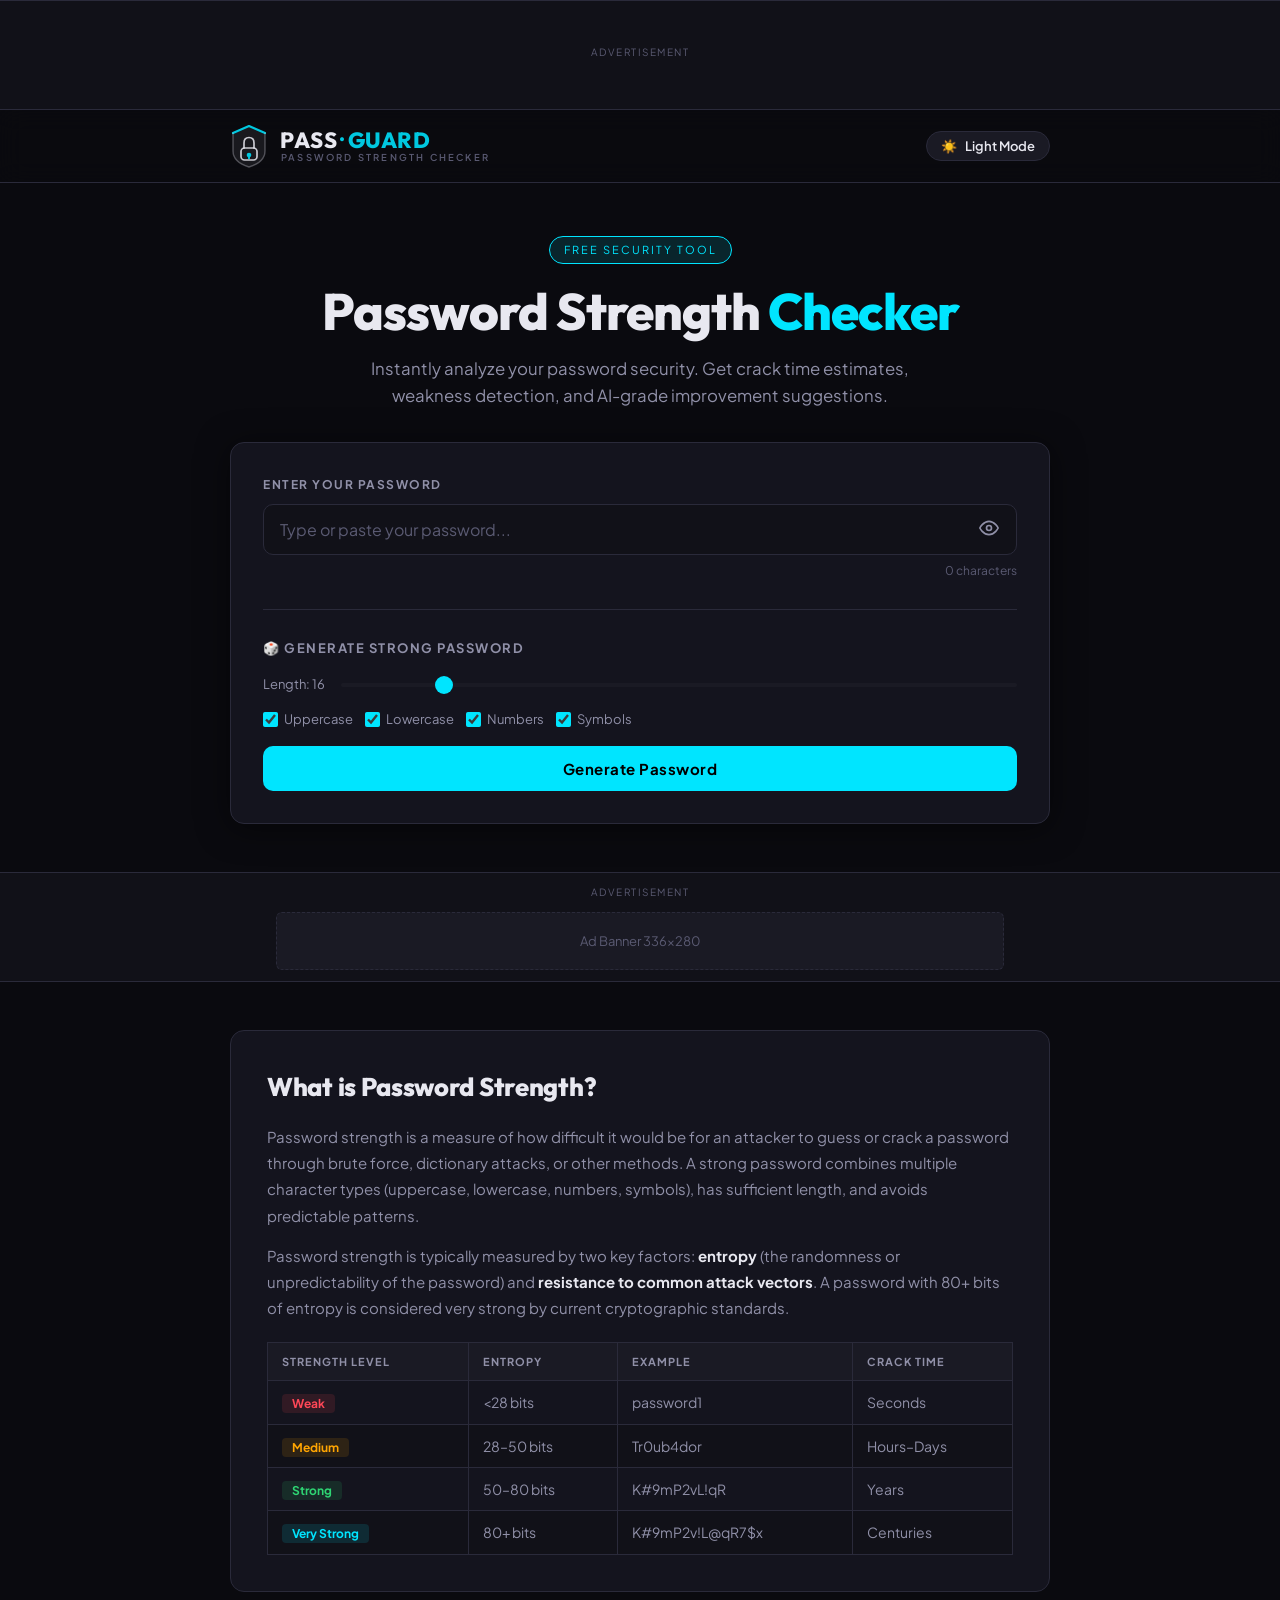
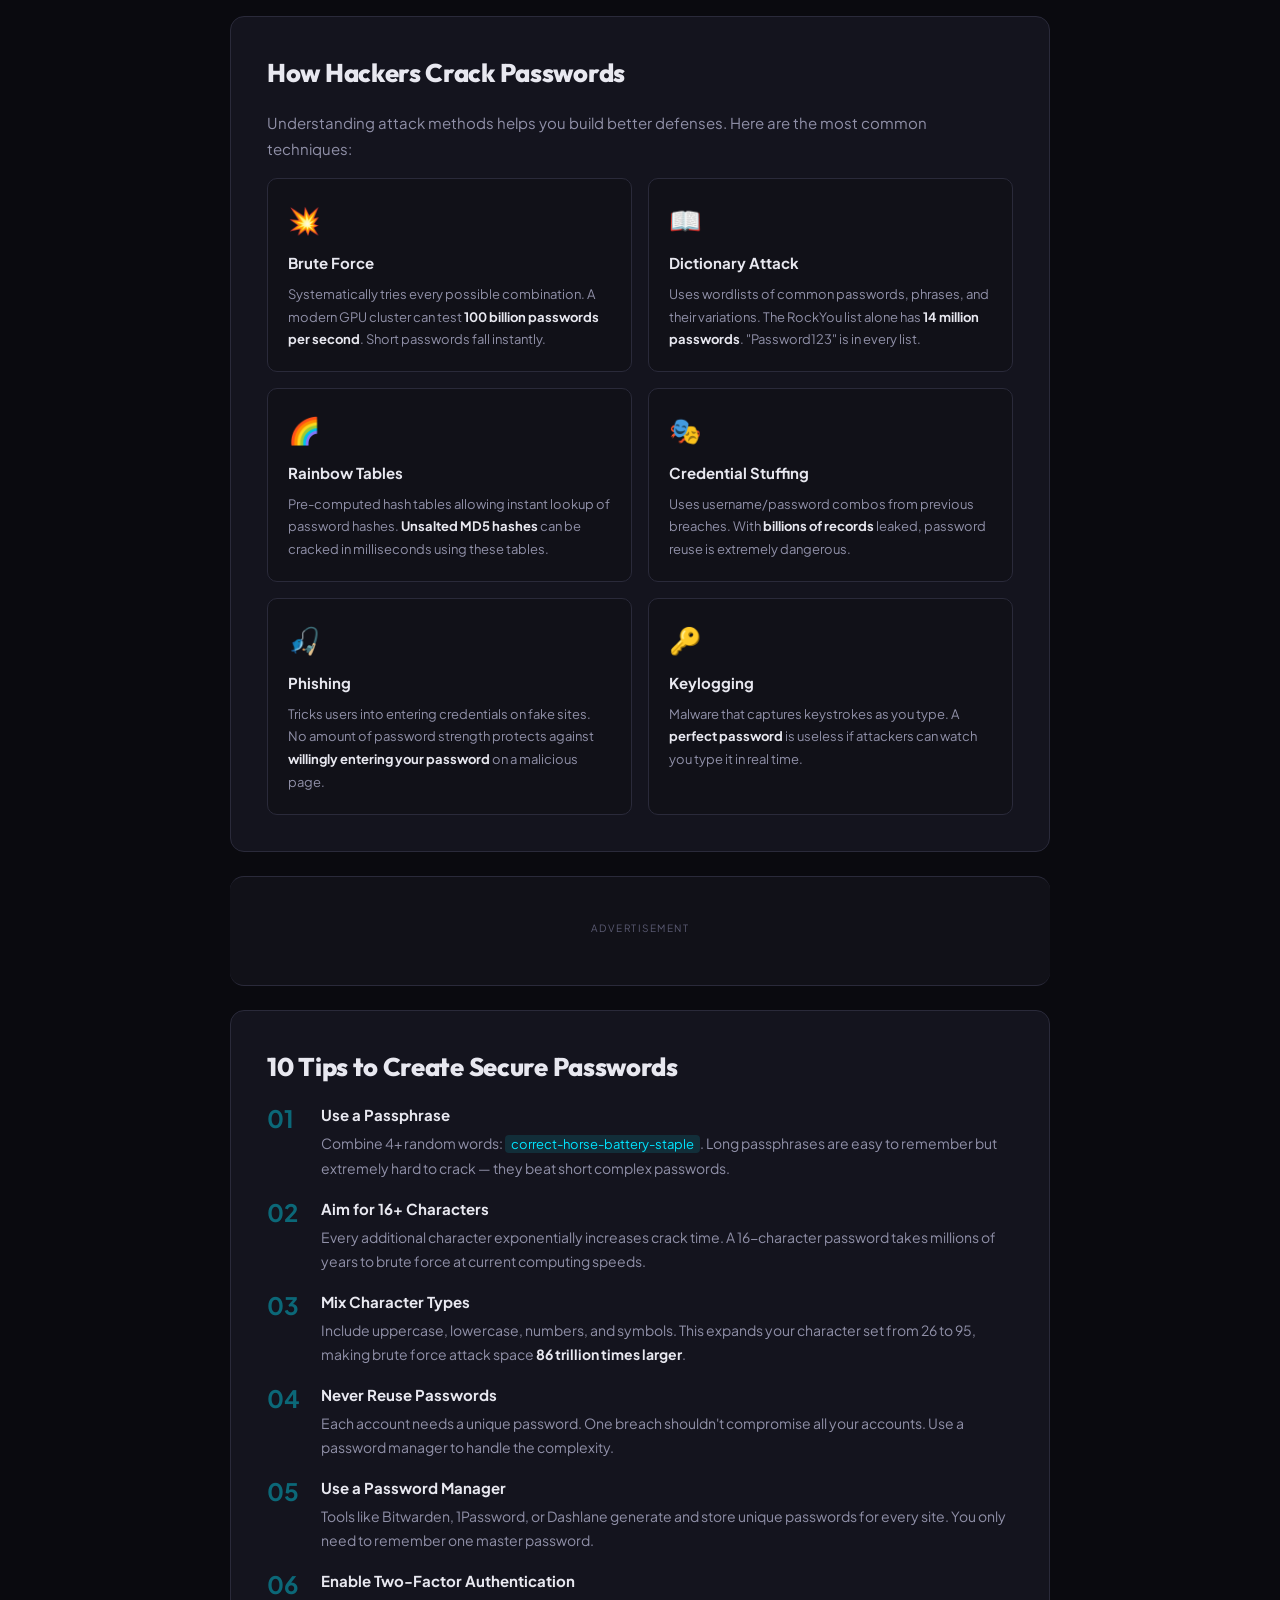
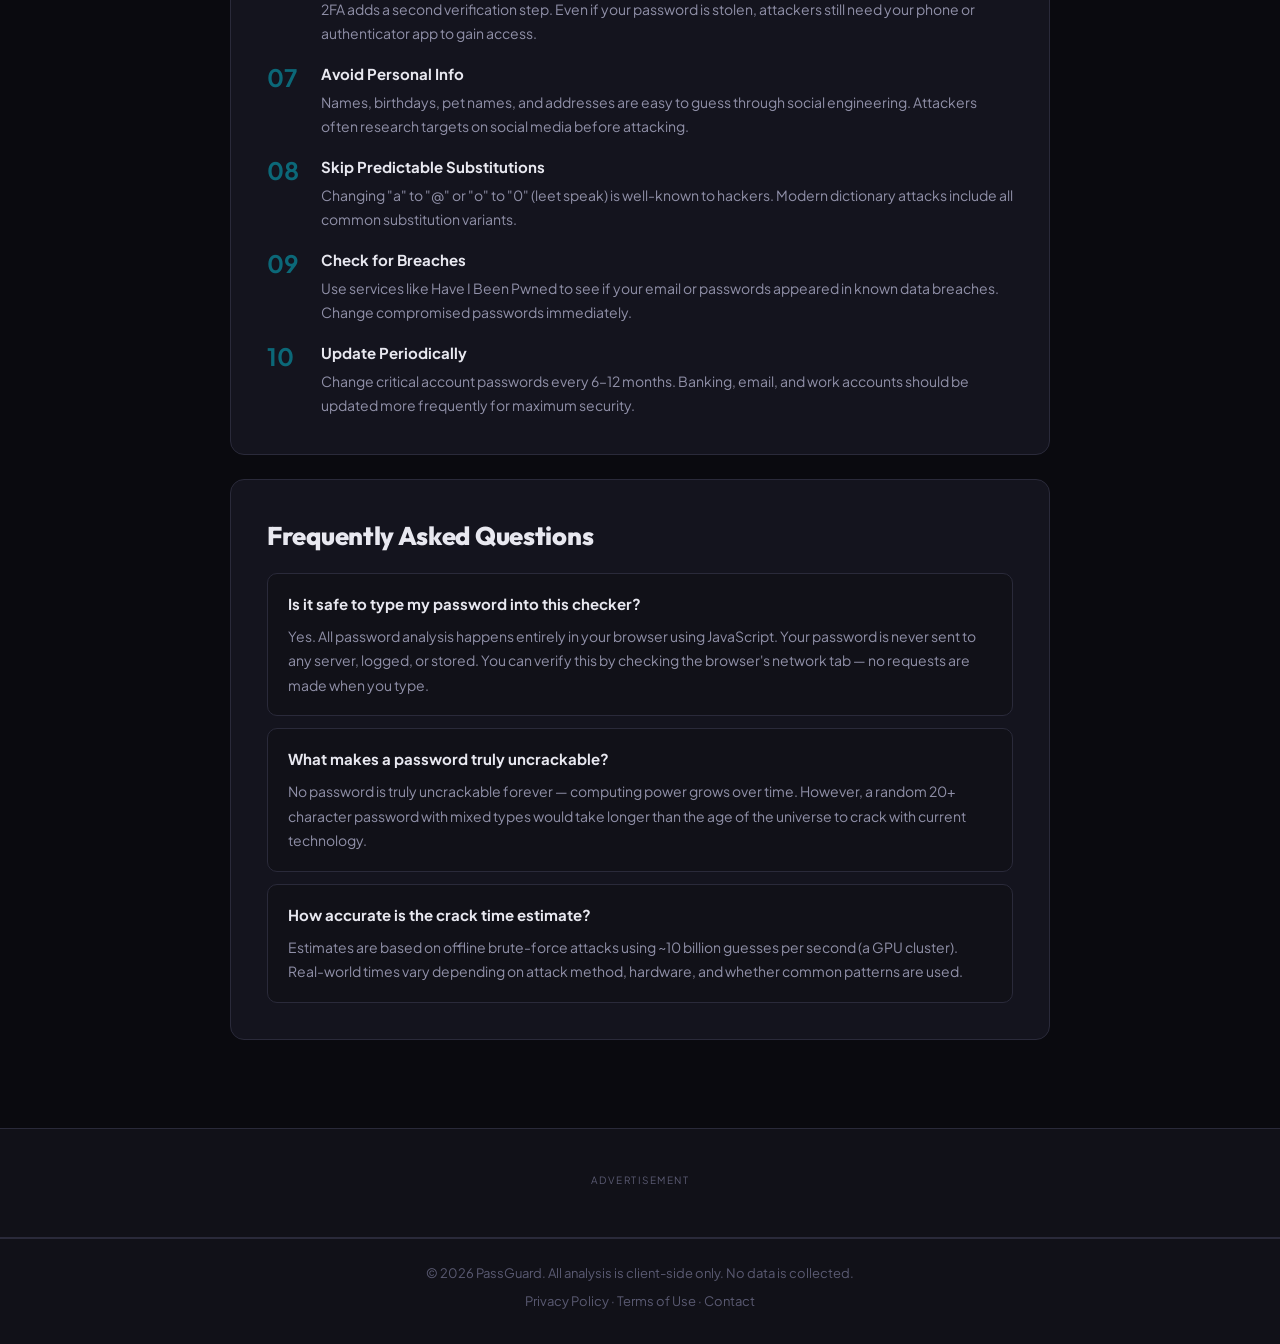
<file: index.html>
<!DOCTYPE html>
<html lang="en">
<head>
  <meta charset="UTF-8" />
  <meta name="google-site-verification" content="ntvbUlKTJMvFw1OZaQ4Kbu1ai5J3iYThsoyCLdTrKzo" />
  <meta name="viewport" content="width=device-width, initial-scale=1.0" />

  <title>Password Strength Checker – Test & Improve Your Password Security</title>

  <meta name="description" content="Check your password strength instantly. Get real-time security analysis, crack time estimates, and smart suggestions to create stronger, safer passwords." />
  <meta name="keywords" content="password strength checker, password security, strong password, password tester, check password strength, password generator" />
  <meta name="robots" content="index, follow" />

  <link rel="canonical" href="https://securepasswordchecker.netlify.app/" />

  <!-- Open Graph -->
  <meta property="og:title" content="Password Strength Checker – Free Online Tool" />
  <meta property="og:description" content="Test your password strength instantly. Real-time analysis, crack time, and improvement suggestions." />
  <meta property="og:type" content="website" />
  <meta property="og:url" content="https://securepasswordchecker.netlify.app/" />

  <!-- Twitter -->
  <meta name="twitter:card" content="summary_large_image" />
  <meta name="twitter:title" content="Password Strength Checker" />
  <meta name="twitter:description" content="Test your password strength instantly with real-time analysis." />

  <!-- Structured Data -->
  <script type="application/ld+json">
  {
    "@context": "https://schema.org",
    "@type": "WebApplication",
    "name": "Password Strength Checker",
    "description": "Free online tool to check password strength and estimate crack time.",
    "applicationCategory": "SecurityApplication",
    "operatingSystem": "All",
    "offers": { "@type": "Offer", "price": "0" }
  }
  </script>

  <!-- Google AdSense -->
  <script async src="https://pagead2.googlesyndication.com/pagead/js/adsbygoogle.js?client=ca-pub-1514402783581748"
  crossorigin="anonymous"></script>

  <link rel="preconnect" href="https://fonts.googleapis.com" />
  <link rel="preconnect" href="https://fonts.gstatic.com" crossorigin />

  <link href="https://fonts.googleapis.com/css2?family=Outfit:wght@400;600;700;800&family=Plus+Jakarta+Sans:wght@400;500;600;700&display=swap" rel="stylesheet" />

  <link rel="icon" type="image/svg+xml" href="favicon.svg" />
  <link rel="stylesheet" href="style.css" />

</head>
<body data-theme="dark">

  <!-- ═══════════════════════════════════════════
       TOP BANNER AD
  ═══════════════════════════════════════════ -->
  <div class="ad-container ad-top">
    <div class="ad-label">Advertisement</div>
    <!-- Replace with your actual AdSense ad unit code -->
    <ins class="adsbygoogle"
         style="display:block"
         data-ad-client="ca-pub-1514402783581748"
         data-ad-slot="XXXXXXXXXX"
         data-ad-format="auto"
         data-full-width-responsive="true"></ins>
    <script>(adsbygoogle = window.adsbygoogle || []).push({});</script>
    <!-- PLACEHOLDER (remove when AdSense is live) -->
  </div>

  <!-- ═══════════════════════════════════════════
       HEADER
  ═══════════════════════════════════════════ -->
  <header class="site-header">
    <div class="container header-inner">
      <div class="logo" role="banner">
        <svg class="logo-icon-svg" width="38" height="44" viewBox="0 0 38 44" fill="none" xmlns="http://www.w3.org/2000/svg" aria-hidden="true">
          <path d="M3 9 L19 2 L35 9 L35 27 Q35 38 19 43 Q3 38 3 27 Z" fill="currentColor" opacity="0.07"/>
          <path d="M3 9 L19 2 L35 9" stroke="#00c8e0" stroke-width="2.2" stroke-linecap="round" stroke-linejoin="round"/>
          <path d="M3 9 L3 27 Q3 38 19 43 Q35 38 35 27 L35 9" stroke="currentColor" stroke-width="1.4" stroke-linecap="round" opacity="0.3"/>
          <rect x="11" y="24" width="16" height="12" rx="3.5" stroke="currentColor" stroke-width="1.7" stroke-linecap="round" fill="none" opacity="0.85"/>
          <path d="M14 24 L14 19 Q14 13.5 19 13.5 Q24 13.5 24 19 L24 24" stroke="currentColor" stroke-width="1.7" stroke-linecap="round" fill="none" opacity="0.85"/>
          <circle cx="19" cy="31" r="2.3" fill="#00c8e0"/>
          <rect x="18" y="32.5" width="2" height="2.8" rx="1" fill="#00c8e0"/>
        </svg>
        <div class="logo-text-block">
          <div class="logo-wordmark">
            <span class="logo-pass">PASS</span><span class="logo-dot">&#183;</span><span class="logo-guard">GUARD</span>
          </div>
          <div class="logo-tagline">Password Strength Checker</div>
        </div>
      </div>
      <button class="theme-toggle" id="themeToggle" aria-label="Toggle dark/light mode">
        <span class="toggle-icon" id="toggleIcon">☀️</span>
        <span class="toggle-label" id="toggleLabel">Light Mode</span>
      </button>
    </div>
  </header>

  <!-- ═══════════════════════════════════════════
       HERO
  ═══════════════════════════════════════════ -->
  <section class="hero">
    <div class="container">
      <div class="hero-badge">Free Security Tool</div>
      <h1 class="hero-title">Password Strength <span class="accent">Checker</span></h1>
      <p class="hero-subtitle">Instantly analyze your password security. Get crack time estimates, weakness detection, and AI-grade improvement suggestions.</p>
    </div>
  </section>

  <!-- ═══════════════════════════════════════════
       MAIN TOOL
  ═══════════════════════════════════════════ -->
  <main class="main-content">
    <div class="container">
      <div class="tool-card">

        <!-- Password Input -->
        <div class="input-group">
          <label for="passwordInput" class="input-label">Enter Your Password</label>
          <div class="input-wrapper">
            <input
              type="password"
              id="passwordInput"
              class="password-input"
              placeholder="Type or paste your password..."
              autocomplete="new-password"
              spellcheck="false"
            />
            <button class="icon-btn" id="toggleVisibility" aria-label="Show/hide password">
              <svg id="eyeIcon" xmlns="http://www.w3.org/2000/svg" width="20" height="20" viewBox="0 0 24 24" fill="none" stroke="currentColor" stroke-width="2" stroke-linecap="round" stroke-linejoin="round"><path d="M1 12s4-8 11-8 11 8 11 8-4 8-11 8-11-8-11-8z"></path><circle cx="12" cy="12" r="3"></circle></svg>
            </button>
          </div>
          <div class="char-count" id="charCount">0 characters</div>
        </div>

        <!-- Strength Meter -->
        <div class="strength-section" id="strengthSection" style="display:none">
          <div class="meter-header">
            <span class="meter-label">Password Strength</span>
            <span class="strength-badge" id="strengthBadge">—</span>
          </div>
          <div class="meter-bar">
            <div class="meter-fill" id="meterFill"></div>
          </div>

          <!-- Stats Grid -->
          <div class="stats-grid">
            <div class="stat-card">
              <div class="stat-icon">⏱️</div>
              <div class="stat-info">
                <div class="stat-label">Est. Crack Time</div>
                <div class="stat-value" id="crackTime">—</div>
              </div>
            </div>
            <div class="stat-card">
              <div class="stat-icon">🎯</div>
              <div class="stat-info">
                <div class="stat-label">Entropy</div>
                <div class="stat-value" id="entropy">—</div>
              </div>
            </div>
            <div class="stat-card">
              <div class="stat-icon">🔣</div>
              <div class="stat-info">
                <div class="stat-label">Character Set</div>
                <div class="stat-value" id="charSet">—</div>
              </div>
            </div>
            <div class="stat-card">
              <div class="stat-icon">🛡️</div>
              <div class="stat-info">
                <div class="stat-label">Score</div>
                <div class="stat-value" id="scoreDisplay">—</div>
              </div>
            </div>
          </div>

          <!-- Issues -->
          <div class="issues-section" id="issuesSection" style="display:none">
            <h3 class="section-title">⚠️ Issues Detected</h3>
            <ul class="issues-list" id="issuesList"></ul>
          </div>

          <!-- Suggestions -->
          <div class="suggestions-section" id="suggestionsSection" style="display:none">
            <h3 class="section-title">💡 How to Improve</h3>
            <ul class="suggestions-list" id="suggestionsList"></ul>
          </div>

          <!-- Checklist -->
          <div class="checklist-section">
            <h3 class="section-title">Security Checklist</h3>
            <div class="checklist" id="checklist">
              <div class="check-item" id="check-length"><span class="check-icon">○</span> At least 12 characters</div>
              <div class="check-item" id="check-upper"><span class="check-icon">○</span> Uppercase letters (A–Z)</div>
              <div class="check-item" id="check-lower"><span class="check-icon">○</span> Lowercase letters (a–z)</div>
              <div class="check-item" id="check-number"><span class="check-icon">○</span> Numbers (0–9)</div>
              <div class="check-item" id="check-special"><span class="check-icon">○</span> Special characters (!@#$...)</div>
              <div class="check-item" id="check-common"><span class="check-icon">○</span> Not a common password</div>
              <div class="check-item" id="check-repeat"><span class="check-icon">○</span> No repeated patterns</div>
            </div>
          </div>
        </div>

        <!-- Generator -->
        <div class="generator-section">
          <div class="generator-header">
            <h3 class="section-title" style="margin:0">🎲 Generate Strong Password</h3>
          </div>
          <div class="generator-options">
            <div class="option-row">
              <label class="option-label">Length: <span id="lengthVal">16</span></label>
              <input type="range" id="lengthSlider" min="8" max="64" value="16" class="slider" />
            </div>
            <div class="option-checkboxes">
              <label class="checkbox-label"><input type="checkbox" id="inclUpper" checked /> Uppercase</label>
              <label class="checkbox-label"><input type="checkbox" id="inclLower" checked /> Lowercase</label>
              <label class="checkbox-label"><input type="checkbox" id="inclNumbers" checked /> Numbers</label>
              <label class="checkbox-label"><input type="checkbox" id="inclSymbols" checked /> Symbols</label>
            </div>
          </div>
          <div class="generated-output" id="generatedOutput" style="display:none">
            <code class="generated-password" id="generatedPassword"></code>
            <div class="gen-actions">
              <button class="btn btn-ghost" id="copyBtn">📋 Copy</button>
              <button class="btn btn-ghost" id="useBtn">→ Test This</button>
            </div>
          </div>
          <button class="btn btn-primary" id="generateBtn">Generate Password</button>
        </div>

        <!-- Copy toast -->
        <div class="toast" id="toast">✅ Copied to clipboard!</div>
      </div>
    </div>
  </main>

  <!-- ═══════════════════════════════════════════
       MID-CONTENT AD
  ═══════════════════════════════════════════ -->
  <div class="ad-container ad-mid">
    <div class="ad-label">Advertisement</div>
    <ins class="adsbygoogle"
         style="display:block"
         data-ad-client="ca-pub-1514402783581748"
         data-ad-slot="XXXXXXXXXX"
         data-ad-format="auto"
         data-full-width-responsive="true"></ins>
    <script>(adsbygoogle = window.adsbygoogle || []).push({});</script>
    <div class="ad-placeholder">Ad Banner 336×280</div>
  </div>

  <!-- ═══════════════════════════════════════════
       SEO CONTENT SECTION
  ═══════════════════════════════════════════ -->
  <section class="seo-content">
    <div class="container">

      <article class="content-card">
        <h2>What is Password Strength?</h2>
        <p>Password strength is a measure of how difficult it would be for an attacker to guess or crack a password through brute force, dictionary attacks, or other methods. A strong password combines multiple character types (uppercase, lowercase, numbers, symbols), has sufficient length, and avoids predictable patterns.</p>
        <p>Password strength is typically measured by two key factors: <strong>entropy</strong> (the randomness or unpredictability of the password) and <strong>resistance to common attack vectors</strong>. A password with 80+ bits of entropy is considered very strong by current cryptographic standards.</p>
        <div class="strength-table">
          <table>
            <thead><tr><th>Strength Level</th><th>Entropy</th><th>Example</th><th>Crack Time</th></tr></thead>
            <tbody>
              <tr><td><span class="badge weak">Weak</span></td><td>&lt;28 bits</td><td>password1</td><td>Seconds</td></tr>
              <tr><td><span class="badge medium">Medium</span></td><td>28–50 bits</td><td>Tr0ub4dor</td><td>Hours–Days</td></tr>
              <tr><td><span class="badge strong">Strong</span></td><td>50–80 bits</td><td>K#9mP2vL!qR</td><td>Years</td></tr>
              <tr><td><span class="badge vstrong">Very Strong</span></td><td>80+ bits</td><td>K#9mP2v!L@qR7$x</td><td>Centuries</td></tr>
            </tbody>
          </table>
        </div>
      </article>

      <article class="content-card">
        <h2>How Hackers Crack Passwords</h2>
        <p>Understanding attack methods helps you build better defenses. Here are the most common techniques:</p>
        <div class="attack-grid">
          <div class="attack-card">
            <div class="attack-icon">💥</div>
            <h3>Brute Force</h3>
            <p>Systematically tries every possible combination. A modern GPU cluster can test <strong>100 billion passwords per second</strong>. Short passwords fall instantly.</p>
          </div>
          <div class="attack-card">
            <div class="attack-icon">📖</div>
            <h3>Dictionary Attack</h3>
            <p>Uses wordlists of common passwords, phrases, and their variations. The RockYou list alone has <strong>14 million passwords</strong>. "Password123" is in every list.</p>
          </div>
          <div class="attack-card">
            <div class="attack-icon">🌈</div>
            <h3>Rainbow Tables</h3>
            <p>Pre-computed hash tables allowing instant lookup of password hashes. <strong>Unsalted MD5 hashes</strong> can be cracked in milliseconds using these tables.</p>
          </div>
          <div class="attack-card">
            <div class="attack-icon">🎭</div>
            <h3>Credential Stuffing</h3>
            <p>Uses username/password combos from previous breaches. With <strong>billions of records</strong> leaked, password reuse is extremely dangerous.</p>
          </div>
          <div class="attack-card">
            <div class="attack-icon">🎣</div>
            <h3>Phishing</h3>
            <p>Tricks users into entering credentials on fake sites. No amount of password strength protects against <strong>willingly entering your password</strong> on a malicious page.</p>
          </div>
          <div class="attack-card">
            <div class="attack-icon">🔑</div>
            <h3>Keylogging</h3>
            <p>Malware that captures keystrokes as you type. A <strong>perfect password</strong> is useless if attackers can watch you type it in real time.</p>
          </div>
        </div>
      </article>

      <!-- AD between sections -->
      <div class="ad-container ad-inline">
        <div class="ad-label">Advertisement</div>
        <ins class="adsbygoogle"
             style="display:block"
             data-ad-client="ca-pub-1514402783581748"
             data-ad-slot="XXXXXXXXXX"
             data-ad-format="auto"
             data-full-width-responsive="true"></ins>
        <script>(adsbygoogle = window.adsbygoogle || []).push({});</script>
      </div>

      <article class="content-card">
        <h2>10 Tips to Create Secure Passwords</h2>
        <div class="tips-list">
          <div class="tip-item">
            <span class="tip-num">01</span>
            <div class="tip-body">
              <h3>Use a Passphrase</h3>
              <p>Combine 4+ random words: <code>correct-horse-battery-staple</code>. Long passphrases are easy to remember but extremely hard to crack — they beat short complex passwords.</p>
            </div>
          </div>
          <div class="tip-item">
            <span class="tip-num">02</span>
            <div class="tip-body">
              <h3>Aim for 16+ Characters</h3>
              <p>Every additional character exponentially increases crack time. A 16-character password takes millions of years to brute force at current computing speeds.</p>
            </div>
          </div>
          <div class="tip-item">
            <span class="tip-num">03</span>
            <div class="tip-body">
              <h3>Mix Character Types</h3>
              <p>Include uppercase, lowercase, numbers, and symbols. This expands your character set from 26 to 95, making brute force attack space <strong>86 trillion times larger</strong>.</p>
            </div>
          </div>
          <div class="tip-item">
            <span class="tip-num">04</span>
            <div class="tip-body">
              <h3>Never Reuse Passwords</h3>
              <p>Each account needs a unique password. One breach shouldn't compromise all your accounts. Use a password manager to handle the complexity.</p>
            </div>
          </div>
          <div class="tip-item">
            <span class="tip-num">05</span>
            <div class="tip-body">
              <h3>Use a Password Manager</h3>
              <p>Tools like Bitwarden, 1Password, or Dashlane generate and store unique passwords for every site. You only need to remember one master password.</p>
            </div>
          </div>
          <div class="tip-item">
            <span class="tip-num">06</span>
            <div class="tip-body">
              <h3>Enable Two-Factor Authentication</h3>
              <p>2FA adds a second verification step. Even if your password is stolen, attackers still need your phone or authenticator app to gain access.</p>
            </div>
          </div>
          <div class="tip-item">
            <span class="tip-num">07</span>
            <div class="tip-body">
              <h3>Avoid Personal Info</h3>
              <p>Names, birthdays, pet names, and addresses are easy to guess through social engineering. Attackers often research targets on social media before attacking.</p>
            </div>
          </div>
          <div class="tip-item">
            <span class="tip-num">08</span>
            <div class="tip-body">
              <h3>Skip Predictable Substitutions</h3>
              <p>Changing "a" to "@" or "o" to "0" (leet speak) is well-known to hackers. Modern dictionary attacks include all common substitution variants.</p>
            </div>
          </div>
          <div class="tip-item">
            <span class="tip-num">09</span>
            <div class="tip-body">
              <h3>Check for Breaches</h3>
              <p>Use services like Have I Been Pwned to see if your email or passwords appeared in known data breaches. Change compromised passwords immediately.</p>
            </div>
          </div>
          <div class="tip-item">
            <span class="tip-num">10</span>
            <div class="tip-body">
              <h3>Update Periodically</h3>
              <p>Change critical account passwords every 6–12 months. Banking, email, and work accounts should be updated more frequently for maximum security.</p>
            </div>
          </div>
        </div>
      </article>

      <!-- FAQ for SEO -->
      <article class="content-card">
        <h2>Frequently Asked Questions</h2>
        <div class="faq-list" itemscope itemtype="https://schema.org/FAQPage">
          <div class="faq-item" itemscope itemprop="mainEntity" itemtype="https://schema.org/Question">
            <h3 itemprop="name">Is it safe to type my password into this checker?</h3>
            <div itemscope itemprop="acceptedAnswer" itemtype="https://schema.org/Answer">
              <p itemprop="text">Yes. All password analysis happens entirely in your browser using JavaScript. Your password is never sent to any server, logged, or stored. You can verify this by checking the browser's network tab — no requests are made when you type.</p>
            </div>
          </div>
          <div class="faq-item" itemscope itemprop="mainEntity" itemtype="https://schema.org/Question">
            <h3 itemprop="name">What makes a password truly uncrackable?</h3>
            <div itemscope itemprop="acceptedAnswer" itemtype="https://schema.org/Answer">
              <p itemprop="text">No password is truly uncrackable forever — computing power grows over time. However, a random 20+ character password with mixed types would take longer than the age of the universe to crack with current technology.</p>
            </div>
          </div>
          <div class="faq-item" itemscope itemprop="mainEntity" itemtype="https://schema.org/Question">
            <h3 itemprop="name">How accurate is the crack time estimate?</h3>
            <div itemscope itemprop="acceptedAnswer" itemtype="https://schema.org/Answer">
              <p itemprop="text">Estimates are based on offline brute-force attacks using ~10 billion guesses per second (a GPU cluster). Real-world times vary depending on attack method, hardware, and whether common patterns are used.</p>
            </div>
          </div>
        </div>
      </article>

    </div>
  </section>

  <!-- ═══════════════════════════════════════════
       BOTTOM BANNER AD
  ═══════════════════════════════════════════ -->
  <div class="ad-container ad-bottom">
    <div class="ad-label">Advertisement</div>
    <ins class="adsbygoogle"
         style="display:block"
         data-ad-client="ca-pub-1514402783581748"
         data-ad-slot="XXXXXXXXXX"
         data-ad-format="auto"
         data-full-width-responsive="true"></ins>
    <script>(adsbygoogle = window.adsbygoogle || []).push({});</script>
  </div>

  <!-- FOOTER -->
  <footer class="site-footer">
    <div class="container footer-inner">
      <p>© <span id="year"></span> PassGuard. All analysis is client-side only. No data is collected.</p>
      <p class="footer-links">
        <a href="privacy.html">Privacy Policy</a> ·
        <a href="terms.html">Terms of Use</a> ·
        <a href="contact.html">Contact</a>
      </p>
    </div>
  </footer>

  <script src="app.js"></script>
</body>
</html>
</file>
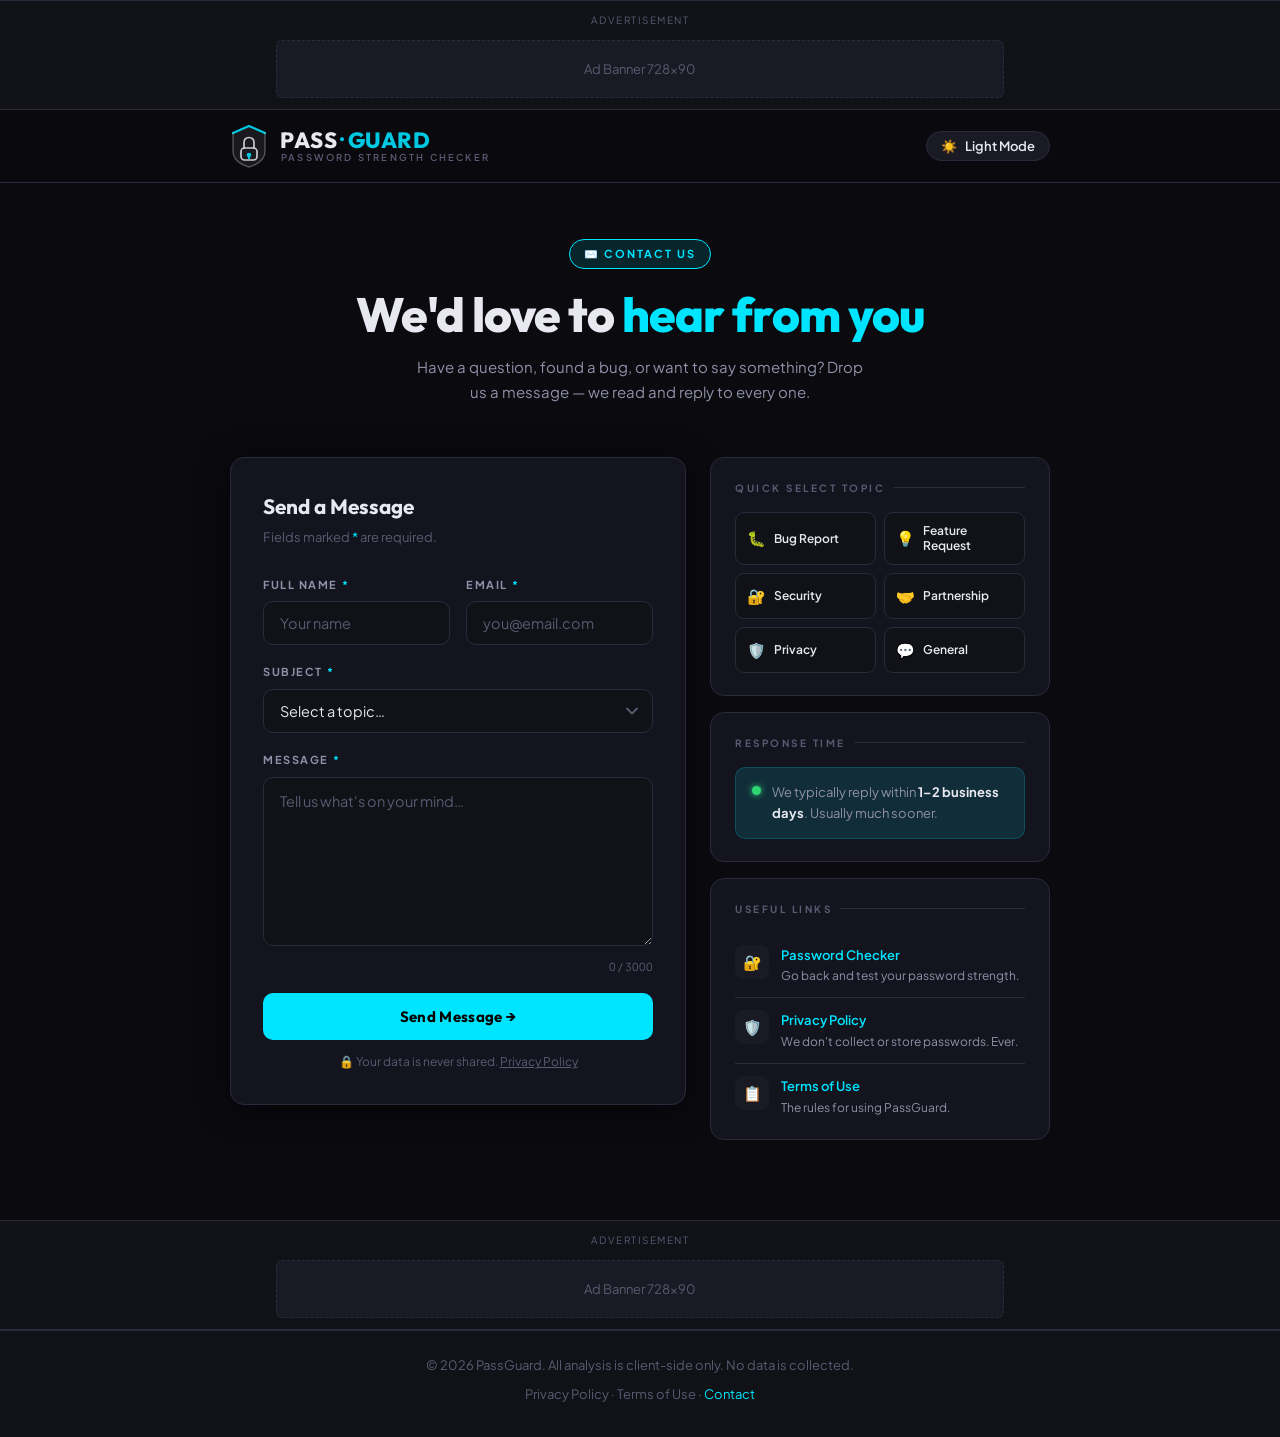
<file: contact.html>
<!DOCTYPE html>
<html lang="en">
<head>
  <meta charset="UTF-8" />
  <meta name="viewport" content="width=device-width, initial-scale=1.0" />
  <title>Contact Us – PassGuard</title>
  <meta name="description" content="Get in touch with the PassGuard team. Report bugs, suggest features, ask about security, or just say hello." />
  <meta name="robots" content="index, follow" />
  <link rel="canonical" href="https://yoursite.com/contact.html" />

  <script async src="https://www.googletagmanager.com/gtag/js?id=G-XXXXXXXX"></script>
  <script>
    window.dataLayer = window.dataLayer || [];
    function gtag(){dataLayer.push(arguments);}
    gtag('js', new Date()); gtag('config', 'G-XXXXXXXX');
  </script>
  <script async src="https://pagead2.googlesyndication.com/pagead/js/adsbygoogle.js?client=ca-pub-XXXXXXXX" crossorigin="anonymous"></script>

  <link rel="preconnect" href="https://fonts.googleapis.com" />
  <link rel="preconnect" href="https://fonts.gstatic.com" crossorigin />
  <link href="https://fonts.googleapis.com/css2?family=Outfit:wght@400;600;700;800&family=Plus+Jakarta+Sans:wght@400;500;600;700&display=swap" rel="stylesheet" />
  <link rel="icon" type="image/svg+xml" href="favicon.svg" />
  <link rel="stylesheet" href="style.css" />

  <style>
    /* PAGE */
    .contact-page { padding: 56px 0 80px; }

    .page-header { text-align: center; margin-bottom: 52px; }
    .page-tag {
      display: inline-flex; align-items: center; gap: 7px;
      background: var(--accent-dim); border: 1px solid var(--accent);
      color: var(--accent); font-size: 11px; font-weight: 700;
      letter-spacing: 2px; text-transform: uppercase;
      padding: 5px 14px; border-radius: 50px; margin-bottom: 18px;
    }
    .page-title {
      font-family: var(--font-display); font-size: clamp(2rem, 5vw, 3rem);
      font-weight: 800; letter-spacing: -1px; color: var(--text);
      margin-bottom: 12px; line-height: 1.15;
    }
    .page-title .hi { color: var(--accent); }
    .page-desc { font-size: 15px; color: var(--text-2); max-width: 460px; margin: 0 auto; line-height: 1.7; }

    /* GRID */
    .contact-grid {
      display: grid; grid-template-columns: 1fr 340px;
      gap: 24px; align-items: start;
    }

    /* FORM CARD */
    .form-card {
      background: var(--card); border: 1px solid var(--card-border);
      border-radius: var(--radius); box-shadow: var(--shadow); overflow: hidden;
    }
    .form-card-inner { padding: 32px; }

    .fc-title { font-family: var(--font-display); font-size: 1.3rem; font-weight: 700; color: var(--text); margin-bottom: 4px; }
    .fc-sub   { font-size: 13px; color: var(--text-3); margin-bottom: 28px; }
    .fc-sub span { color: var(--accent); }

    /* Status banners */
    .s-banner {
      display: none; border-radius: 10px; padding: 14px 18px;
      margin-bottom: 22px; gap: 12px; align-items: flex-start;
      font-size: 14px; line-height: 1.55;
      animation: bdown .25s ease;
    }
    .s-banner.on { display: flex; }
    .s-banner.err { background: var(--weak-bg); border: 1px solid rgba(255,71,87,.3); }
    .s-banner.ok  { background: var(--strong-bg); border: 1px solid rgba(46,213,115,.3); }
    .s-ico { font-size: 20px; flex-shrink: 0; }
    .s-txt strong { display: block; font-size: 15px; font-weight: 700; margin-bottom: 2px; color: var(--text); }
    .s-txt em { color: var(--text-2); font-style: normal; }
    @keyframes bdown { from { opacity:0; transform:translateY(-6px); } to { opacity:1; transform:translateY(0); } }

    /* Form rows and groups */
    .two-col { display: grid; grid-template-columns: 1fr 1fr; gap: 16px; }
    .fg { margin-bottom: 18px; }
    .fl {
      display: flex; align-items: center; gap: 4px;
      font-size: 11px; font-weight: 700; text-transform: uppercase;
      letter-spacing: 1.5px; color: var(--text-2); margin-bottom: 8px;
    }
    .fl .r { color: var(--accent); }

    .fi, .fs, .ft {
      width: 100%; background: var(--bg-2);
      border: 1.5px solid var(--card-border); border-radius: 10px;
      padding: 12px 16px; font-family: var(--font-main);
      font-size: 14.5px; color: var(--text); outline: none;
      transition: border-color .18s, box-shadow .18s;
      -webkit-appearance: none; appearance: none;
    }
    .fi::placeholder, .ft::placeholder { color: var(--text-3); }
    .fi:focus, .fs:focus, .ft:focus {
      border-color: var(--accent); box-shadow: 0 0 0 3px var(--accent-dim);
    }
    .fi.bad, .fs.bad, .ft.bad {
      border-color: var(--weak); box-shadow: 0 0 0 3px rgba(255,71,87,.1);
    }
    .fi.good, .ft.good { border-color: var(--strong); }

    .fs {
      cursor: pointer; padding-right: 42px;
      background-image: url("data:image/svg+xml,%3Csvg xmlns='http://www.w3.org/2000/svg' width='12' height='8' fill='none'%3E%3Cpath d='M1 1.5l5 5 5-5' stroke='%235a5a72' stroke-width='1.8' stroke-linecap='round' stroke-linejoin='round'/%3E%3C/svg%3E");
      background-repeat: no-repeat; background-position: right 14px center;
    }
    .fs option { background: var(--card); color: var(--text); }

    .ft { resize: vertical; min-height: 148px; line-height: 1.65; }

    .fe { display: none; font-size: 12px; color: var(--weak); margin-top: 5px; padding-left: 2px; }
    .fe.on { display: block; }

    .ctr { display: flex; justify-content: flex-end; margin-top: 5px; }
    .cc { font-size: 11px; color: var(--text-3); font-variant-numeric: tabular-nums; }
    .cc.warn { color: var(--medium); }

    /* Submit button */
    .btn-send {
      width: 100%; padding: 14px; font-size: 15px;
      font-family: var(--font-display); font-weight: 700; letter-spacing: .3px;
      background: var(--accent); color: #000; border: none;
      border-radius: 10px; cursor: pointer;
      display: flex; align-items: center; justify-content: center; gap: 10px;
      transition: opacity .2s, transform .15s; margin-top: 8px;
    }
    .btn-send:hover:not(:disabled) { opacity: .88; transform: translateY(-1px); }
    .btn-send:disabled { opacity: .55; cursor: not-allowed; transform: none; }
    .spin {
      display: none; width: 17px; height: 17px;
      border: 2.5px solid rgba(0,0,0,.2); border-top-color: #000;
      border-radius: 50%; animation: rot .7s linear infinite;
    }
    .btn-send.busy .spin { display: block; }
    @keyframes rot { to { transform: rotate(360deg); } }

    .pnote {
      text-align: center; font-size: 12px; color: var(--text-3);
      margin-top: 12px;
    }
    .pnote a { color: var(--text-3); text-decoration: underline; }
    .pnote a:hover { color: var(--accent); }

    /* Success overlay */
    .success-pane {
      display: none; padding: 56px 32px;
      text-align: center; animation: bdown .35s ease;
    }
    .success-pane.on { display: block; }
    .s-circle {
      width: 76px; height: 76px; background: var(--strong-bg);
      border: 1px solid rgba(46,213,115,.35); border-radius: 50%;
      display: flex; align-items: center; justify-content: center;
      font-size: 34px; margin: 0 auto 20px;
    }
    .success-pane h3 {
      font-family: var(--font-display); font-size: 1.45rem;
      font-weight: 700; color: var(--text); margin-bottom: 10px;
    }
    .success-pane p { font-size: 14px; color: var(--text-2); line-height: 1.75; max-width: 320px; margin: 0 auto 24px; }
    .success-pane .detail { font-size: 13px; color: var(--text-3); margin-bottom: 24px !important; }
    .btn-home {
      display: inline-flex; align-items: center; gap: 8px;
      background: var(--bg-3); border: 1px solid var(--card-border);
      border-radius: 8px; padding: 10px 22px; font-size: 13px;
      font-weight: 600; color: var(--text); text-decoration: none;
      transition: border-color .2s, color .2s;
    }
    .btn-home:hover { border-color: var(--accent); color: var(--accent); }

    /* SIDEBAR */
    .sidebar { display: flex; flex-direction: column; gap: 16px; }
    .sc {
      background: var(--card); border: 1px solid var(--card-border);
      border-radius: var(--radius); padding: 22px 24px;
    }
    .sc-title {
      font-size: 10px; font-weight: 700; text-transform: uppercase;
      letter-spacing: 2.5px; color: var(--text-3); margin-bottom: 16px;
      display: flex; align-items: center; gap: 8px;
    }
    .sc-title::after { content:''; flex:1; height:1px; background: var(--card-border); }

    /* Topic chips */
    .chip-grid { display: grid; grid-template-columns: 1fr 1fr; gap: 8px; }
    .chip {
      background: var(--bg-2); border: 1.5px solid var(--card-border);
      border-radius: 9px; padding: 10px 11px; cursor: pointer;
      transition: border-color .15s, background .15s;
      display: flex; align-items: center; gap: 8px;
    }
    .chip:hover  { border-color: var(--accent); background: var(--accent-dim); }
    .chip.active { border-color: var(--accent); background: var(--accent-dim); }
    .chip i  { font-size: 15px; flex-shrink: 0; font-style: normal; }
    .chip span { font-size: 12px; font-weight: 600; color: var(--text); line-height: 1.3; }

    /* Response time */
    .rt {
      display: flex; align-items: flex-start; gap: 11px;
      background: var(--accent-dim); border: 1px solid rgba(0,229,255,.18);
      border-radius: 10px; padding: 14px 16px;
    }
    .rt-dot {
      width: 9px; height: 9px; background: var(--strong);
      border-radius: 50%; flex-shrink: 0; margin-top: 4px;
      box-shadow: 0 0 6px var(--strong);
      animation: pulse 2s ease-in-out infinite;
    }
    @keyframes pulse { 0%,100%{opacity:1} 50%{opacity:.35} }
    .rt p { font-size: 13px; color: var(--text-2); line-height: 1.6; margin: 0; }
    .rt p strong { color: var(--text); }

    /* Info rows */
    .ir {
      display: flex; gap: 12px; align-items: flex-start;
      padding: 12px 0; border-bottom: 1px solid var(--card-border);
    }
    .ir:first-child { padding-top: 0; }
    .ir:last-child  { border-bottom: none; padding-bottom: 0; }
    .ir-icon {
      width: 34px; height: 34px; background: var(--bg-3);
      border-radius: 8px; display: flex; align-items: center;
      justify-content: center; font-size: 15px; flex-shrink: 0;
    }
    .ir h4 { font-size: 13px; font-weight: 600; color: var(--text); margin-bottom: 2px; }
    .ir p  { font-size: 12px; color: var(--text-2); line-height: 1.5; }
    .ir a  { color: var(--accent); text-decoration: none; }
    .ir a:hover { text-decoration: underline; }

    /* RESPONSIVE */
    @media (max-width: 720px) {
      .contact-grid { grid-template-columns: 1fr; }
      .two-col { grid-template-columns: 1fr; }
      .form-card-inner { padding: 22px 18px; }
    }
  </style>
</head>
<body data-theme="dark">

  <!-- TOP AD -->
  <div class="ad-container ad-top">
    <div class="ad-label">Advertisement</div>
    <ins class="adsbygoogle" style="display:block" data-ad-client="ca-pub-XXXXXXXX" data-ad-slot="XXXXXXXXXX" data-ad-format="auto" data-full-width-responsive="true"></ins>
    <script>(adsbygoogle = window.adsbygoogle || []).push({});</script>
    <div class="ad-placeholder">Ad Banner 728×90</div>
  </div>

  <!-- HEADER -->
  <header class="site-header">
    <div class="container header-inner">
      <a href="index.html" class="logo" aria-label="PassGuard home">
        <svg class="logo-icon-svg" width="38" height="44" viewBox="0 0 38 44" fill="none" xmlns="http://www.w3.org/2000/svg" aria-hidden="true">
          <path d="M3 9 L19 2 L35 9 L35 27 Q35 38 19 43 Q3 38 3 27 Z" fill="currentColor" opacity="0.07"/>
          <path d="M3 9 L19 2 L35 9" stroke="#00c8e0" stroke-width="2.2" stroke-linecap="round" stroke-linejoin="round"/>
          <path d="M3 9 L3 27 Q3 38 19 43 Q35 38 35 27 L35 9" stroke="currentColor" stroke-width="1.4" stroke-linecap="round" opacity="0.3"/>
          <rect x="11" y="24" width="16" height="12" rx="3.5" stroke="currentColor" stroke-width="1.7" stroke-linecap="round" fill="none" opacity="0.85"/>
          <path d="M14 24 L14 19 Q14 13.5 19 13.5 Q24 13.5 24 19 L24 24" stroke="currentColor" stroke-width="1.7" stroke-linecap="round" fill="none" opacity="0.85"/>
          <circle cx="19" cy="31" r="2.3" fill="#00c8e0"/>
          <rect x="18" y="32.5" width="2" height="2.8" rx="1" fill="#00c8e0"/>
        </svg>
        <div class="logo-text-block">
          <div class="logo-wordmark">
            <span class="logo-pass">PASS</span><span class="logo-dot">·</span><span class="logo-guard">GUARD</span>
          </div>
          <div class="logo-tagline">Password Strength Checker</div>
        </div>
      </a>
      <button class="theme-toggle" id="themeToggle" aria-label="Toggle theme">
        <span class="toggle-icon" id="toggleIcon">☀️</span>
        <span class="toggle-label" id="toggleLabel">Light Mode</span>
      </button>
    </div>
  </header>

  <!-- MAIN -->
  <main class="contact-page">
    <div class="container">

      <!-- HEADER -->
      <div class="page-header">
        <div class="page-tag">✉️ Contact Us</div>
        <h1 class="page-title">We'd love to <span class="hi">hear from you</span></h1>
        <p class="page-desc">Have a question, found a bug, or want to say something? Drop us a message — we read and reply to every one.</p>
      </div>

      <!-- MAIN GRID -->
      <div class="contact-grid">

        <!-- ── FORM ── -->
        <div class="form-card">
          <div id="formWrap">
            <div class="form-card-inner">
              <h2 class="fc-title">Send a Message</h2>
              <p class="fc-sub">Fields marked <span>*</span> are required.</p>

              <!-- Error banner -->
              <div class="s-banner err" id="errBanner" role="alert" aria-live="polite">
                <span class="s-ico">⚠️</span>
                <div class="s-txt">
                  <strong>Almost there!</strong>
                  <em id="errMsg">Just a few things need attention below.</em>
                </div>
              </div>

              <form id="theForm" action="https://api.web3forms.com/submit" method="POST" novalidate autocomplete="on">
                <input type="text" name="_gotcha" style="display:none" tabindex="-1" autocomplete="off" />
                <!-- Web3Forms access key — fetched on page load and stored here -->
                <input type="hidden" name="access_key" id="w3fKey" value="" />
                <input type="hidden" name="subject" id="hiddenSubject" value="New PassGuard Contact Message" />
                <input type="hidden" name="from_name" value="PassGuard Contact Form" />
                <input type="hidden" name="redirect" value="false" />

                <!-- Name + Email -->
                <div class="two-col">
                  <div class="fg">
                    <label class="fl" for="fname">Full Name <span class="r">*</span></label>
                    <input class="fi" type="text" id="fname" name="name" placeholder="Your name" autocomplete="name" />
                    <div class="fe" id="e-name">What should we call you?</div>
                  </div>
                  <div class="fg">
                    <label class="fl" for="femail">Email <span class="r">*</span></label>
                    <input class="fi" type="email" id="femail" name="email" placeholder="you@email.com" autocomplete="email" />
                    <div class="fe" id="e-email">Double-check your email address.</div>
                  </div>
                </div>

                <!-- Subject -->
                <div class="fg">
                  <label class="fl" for="fsubject">Subject <span class="r">*</span></label>
                  <select class="fs" id="fsubject" name="subject">
                    <option value="" disabled selected>Select a topic…</option>
                    <option value="Bug Report">🐛  Bug Report</option>
                    <option value="Feature Request">💡  Feature Request</option>
                    <option value="Security Issue">🔐  Security Issue</option>
                    <option value="Privacy Question">🛡️  Privacy Question</option>
                    <option value="Partnership / Advertising">🤝  Partnership / Advertising</option>
                    <option value="General Question">💬  General Question</option>
                    <option value="Other">📌  Other</option>
                  </select>
                  <div class="fe" id="e-subject">Pick a topic so we can help faster.</div>
                </div>

                <!-- Message -->
                <div class="fg">
                  <label class="fl" for="fmsg">Message <span class="r">*</span></label>
                  <textarea class="ft" id="fmsg" name="message" placeholder="Tell us what's on your mind…" maxlength="3000" rows="6" oninput="onCount(this)"></textarea>
                  <div class="ctr">
                    <span class="cc" id="cc">0 / 3000</span>
                  </div>
                  <div class="fe" id="e-msg">Add a little more detail so we can help you.</div>
                </div>

                <!-- Submit -->
                <button type="submit" class="btn-send" id="sendBtn">
                  <div class="spin"></div>
                  <span id="btnTxt">Send Message →</span>
                </button>
                <p class="pnote">🔒 Your data is never shared. <a href="privacy.html">Privacy Policy</a></p>
              </form>
            </div>
          </div>

          <!-- Success pane (swaps in after send) -->
          <div class="success-pane" id="successPane">
            <div class="s-circle">✅</div>
            <h3>Message sent!</h3>
            <p>Thanks for reaching out. We'll reply to your email within 1–2 business days.</p>
            <p class="detail" id="sentTo"></p>
            <a href="index.html" class="btn-home">← Back to Password Checker</a>
          </div>
        </div>

        <!-- ── SIDEBAR ── -->
        <aside class="sidebar">

          <!-- Quick topic chips -->
          <div class="sc">
            <div class="sc-title">Quick Select Topic</div>
            <div class="chip-grid">
              <div class="chip" data-v="Bug Report"               onclick="pickTopic(this)"><i>🐛</i><span>Bug Report</span></div>
              <div class="chip" data-v="Feature Request"          onclick="pickTopic(this)"><i>💡</i><span>Feature Request</span></div>
              <div class="chip" data-v="Security Issue"           onclick="pickTopic(this)"><i>🔐</i><span>Security</span></div>
              <div class="chip" data-v="Partnership / Advertising" onclick="pickTopic(this)"><i>🤝</i><span>Partnership</span></div>
              <div class="chip" data-v="Privacy Question"         onclick="pickTopic(this)"><i>🛡️</i><span>Privacy</span></div>
              <div class="chip" data-v="General Question"         onclick="pickTopic(this)"><i>💬</i><span>General</span></div>
            </div>
          </div>

          <!-- Response time -->
          <div class="sc">
            <div class="sc-title">Response Time</div>
            <div class="rt">
              <div class="rt-dot"></div>
              <p>We typically reply within <strong>1–2 business days</strong>. Usually much sooner.</p>
            </div>
          </div>

          <!-- Links -->
          <div class="sc">
            <div class="sc-title">Useful Links</div>
            <div class="ir">
              <div class="ir-icon">🔐</div>
              <div>
                <h4><a href="index.html">Password Checker</a></h4>
                <p>Go back and test your password strength.</p>
              </div>
            </div>
            <div class="ir">
              <div class="ir-icon">🛡️</div>
              <div>
                <h4><a href="privacy.html">Privacy Policy</a></h4>
                <p>We don't collect or store passwords. Ever.</p>
              </div>
            </div>
            <div class="ir">
              <div class="ir-icon">📋</div>
              <div>
                <h4><a href="terms.html">Terms of Use</a></h4>
                <p>The rules for using PassGuard.</p>
              </div>
            </div>
          </div>

        </aside>
      </div><!-- /contact-grid -->
    </div><!-- /container -->
  </main>

  <!-- BOTTOM AD -->
  <div class="ad-container ad-bottom">
    <div class="ad-label">Advertisement</div>
    <ins class="adsbygoogle" style="display:block" data-ad-client="ca-pub-XXXXXXXX" data-ad-slot="XXXXXXXXXX" data-ad-format="auto" data-full-width-responsive="true"></ins>
    <script>(adsbygoogle = window.adsbygoogle || []).push({});</script>
    <div class="ad-placeholder">Ad Banner 728×90</div>
  </div>

  <!-- FOOTER -->
  <footer class="site-footer">
    <div class="container footer-inner">
      <p>© <span id="year"></span> PassGuard. All analysis is client-side only. No data is collected.</p>
      <p class="footer-links">
        <a href="privacy.html">Privacy Policy</a> ·
        <a href="terms.html">Terms of Use</a> ·
        <a href="contact.html" style="color:var(--accent)">Contact</a>
      </p>
    </div>
  </footer>

  <script>
  /* Year */
  document.getElementById('year').textContent = new Date().getFullYear();

  /* Web3Forms — fetch access key for craveabite06@gmail.com on page load */
  (async () => {
    try {
      const r = await fetch('https://api.web3forms.com/access', {
        method: 'POST',
        headers: { 'Content-Type': 'application/json' },
        body: JSON.stringify({ email: 'craveabite06@gmail.com' })
      });
      const d = await r.json();
      if (d.access_key) {
        document.getElementById('w3fKey').value = d.access_key;
        sessionStorage.setItem('w3fk', d.access_key);
      }
    } catch (_) {
      // fallback: use cached key if available
      const cached = sessionStorage.getItem('w3fk');
      if (cached) document.getElementById('w3fKey').value = cached;
    }
  })();

  /* Theme */
  const themeToggle = document.getElementById('themeToggle');
  const toggleIcon  = document.getElementById('toggleIcon');
  const toggleLabel = document.getElementById('toggleLabel');
  let theme = localStorage.getItem('theme') || 'dark';
  applyTheme(theme);
  function applyTheme(t) {
    document.body.setAttribute('data-theme', t);
    toggleIcon.textContent  = t === 'light' ? '🌙' : '☀️';
    toggleLabel.textContent = t === 'light' ? 'Dark Mode' : 'Light Mode';
    theme = t; localStorage.setItem('theme', t);
  }
  themeToggle.addEventListener('click', () => applyTheme(theme === 'dark' ? 'light' : 'dark'));

  /* Char counter */
  function onCount(el) {
    const n = el.value.length;
    const c = document.getElementById('cc');
    c.textContent = n + ' / 3000';
    c.classList.toggle('warn', n > 2700);
  }

  /* Topic chip click → sets select */
  function pickTopic(chip) {
    document.querySelectorAll('.chip').forEach(c => c.classList.remove('active'));
    chip.classList.add('active');
    const sel = document.getElementById('fsubject');
    for (let i = 0; i < sel.options.length; i++) {
      if (sel.options[i].value === chip.dataset.v) { sel.selectedIndex = i; break; }
    }
    clearE('fsubject', 'e-subject');
    if (window.innerWidth <= 720) {
      document.getElementById('fname').scrollIntoView({ behavior: 'smooth', block: 'start' });
    }
  }

  /* Keep chips in sync when select is changed manually */
  document.getElementById('fsubject').addEventListener('change', function() {
    document.querySelectorAll('.chip').forEach(c =>
      c.classList.toggle('active', c.dataset.v === this.value));
  });

  /* Validation helpers */
  function setE(id, eid, msg) {
    const el = document.getElementById(id);
    const em = document.getElementById(eid);
    el.classList.add('bad'); el.classList.remove('good');
    if (msg) em.textContent = msg;
    em.classList.add('on');
  }
  function clearE(id, eid) {
    document.getElementById(id).classList.remove('bad');
    document.getElementById(eid).classList.remove('on');
  }
  function markOk(id) {
    const el = document.getElementById(id);
    el.classList.remove('bad'); el.classList.add('good');
  }

  /* Live clear on input */
  [['fname','e-name'],['femail','e-email'],['fsubject','e-subject'],['fmsg','e-msg']].forEach(([id,eid]) => {
    document.getElementById(id).addEventListener('input', () => {
      clearE(id, eid);
      document.getElementById('errBanner').classList.remove('on');
    });
  });

  /* Submit */
  const form    = document.getElementById('theForm');
  const sendBtn = document.getElementById('sendBtn');
  const btnTxt  = document.getElementById('btnTxt');

  form.addEventListener('submit', async (e) => {
    e.preventDefault();

    const name  = document.getElementById('fname').value.trim();
    const email = document.getElementById('femail').value.trim();
    const subj  = document.getElementById('fsubject').value;
    const msg   = document.getElementById('fmsg').value.trim();
    const emailRx = /^[^\s@]+@[^\s@]+\.[^\s@]+$/;

    /* Per-field validation */
    let errs = 0;
    if (!name)              { setE('fname',    'e-name',    'What should we call you?');           errs++; }
    else                    { markOk('fname'); }
    if (!emailRx.test(email)){ setE('femail',  'e-email',  'Double-check your email address.');      errs++; }
    else                    { markOk('femail'); }
    if (!subj)              { setE('fsubject', 'e-subject', 'Pick a topic so we can help faster.');          errs++; }
    if (msg.length < 10)    { setE('fmsg',     'e-msg',    'Add a little more detail so we can help you.'); errs++; }
    else                    { markOk('fmsg'); }

    if (errs > 0) {
      const b = document.getElementById('errBanner');
      document.getElementById('errMsg').textContent =
        errs === 1 ? 'Just one thing needs attention below.' : `Just a few things need attention below.`;
      b.classList.add('on');
      b.scrollIntoView({ behavior: 'smooth', block: 'nearest' });
      return;
    }

    /* Loading — if key hasn't arrived yet, wait up to 3s for it */
    sendBtn.disabled = true;
    sendBtn.classList.add('busy');
    btnTxt.textContent = 'Sending…';

    if (!document.getElementById('w3fKey').value) {
      await new Promise(res => setTimeout(res, 3000));
    }

    // Update hidden subject field with selected topic
    document.getElementById('hiddenSubject').value = 'PassGuard: ' + (subj || 'Contact Message');

    try {
      // Web3Forms expects JSON
      const payload = {
        access_key: document.getElementById('w3fKey').value,
        subject:    'PassGuard: ' + subj,
        from_name:  'PassGuard Contact Form',
        name:       name,
        email:      email,
        topic:      subj,
        message:    msg,
        botcheck:   ''
      };

      const res = await fetch('https://api.web3forms.com/submit', {
        method: 'POST',
        headers: { 'Content-Type': 'application/json', 'Accept': 'application/json' },
        body: JSON.stringify(payload)
      });

      const data = await res.json();

      if (data.success) {
        /* Swap to success pane */
        document.getElementById('formWrap').style.display = 'none';
        document.getElementById('sentTo').textContent = 'We will reply to ' + email + ' within 1–2 business days.';
        document.getElementById('successPane').classList.add('on');
        if (typeof gtag !== 'undefined') {
          gtag('event', 'contact_submitted', { event_category: 'engagement', event_label: subj });
        }
      } else {
        throw new Error(data.message || 'Submission failed — please try again.');
      }
    } catch(err) {
      sendBtn.disabled = false;
      sendBtn.classList.remove('busy');
      btnTxt.textContent = 'Send Message →';
      const b = document.getElementById('errBanner');
      document.getElementById('errMsg').textContent =
        (err.message && err.message !== 'Failed to fetch')
          ? 'Something didn\'t go through — please try again, or email us at craveabite06@gmail.com'
          : 'Looks like you\'re offline — check your connection and try again.';
      b.classList.add('on');
      b.scrollIntoView({ behavior: 'smooth', block: 'nearest' });
    }
  });
  </script>
</body>
</html>
</file>
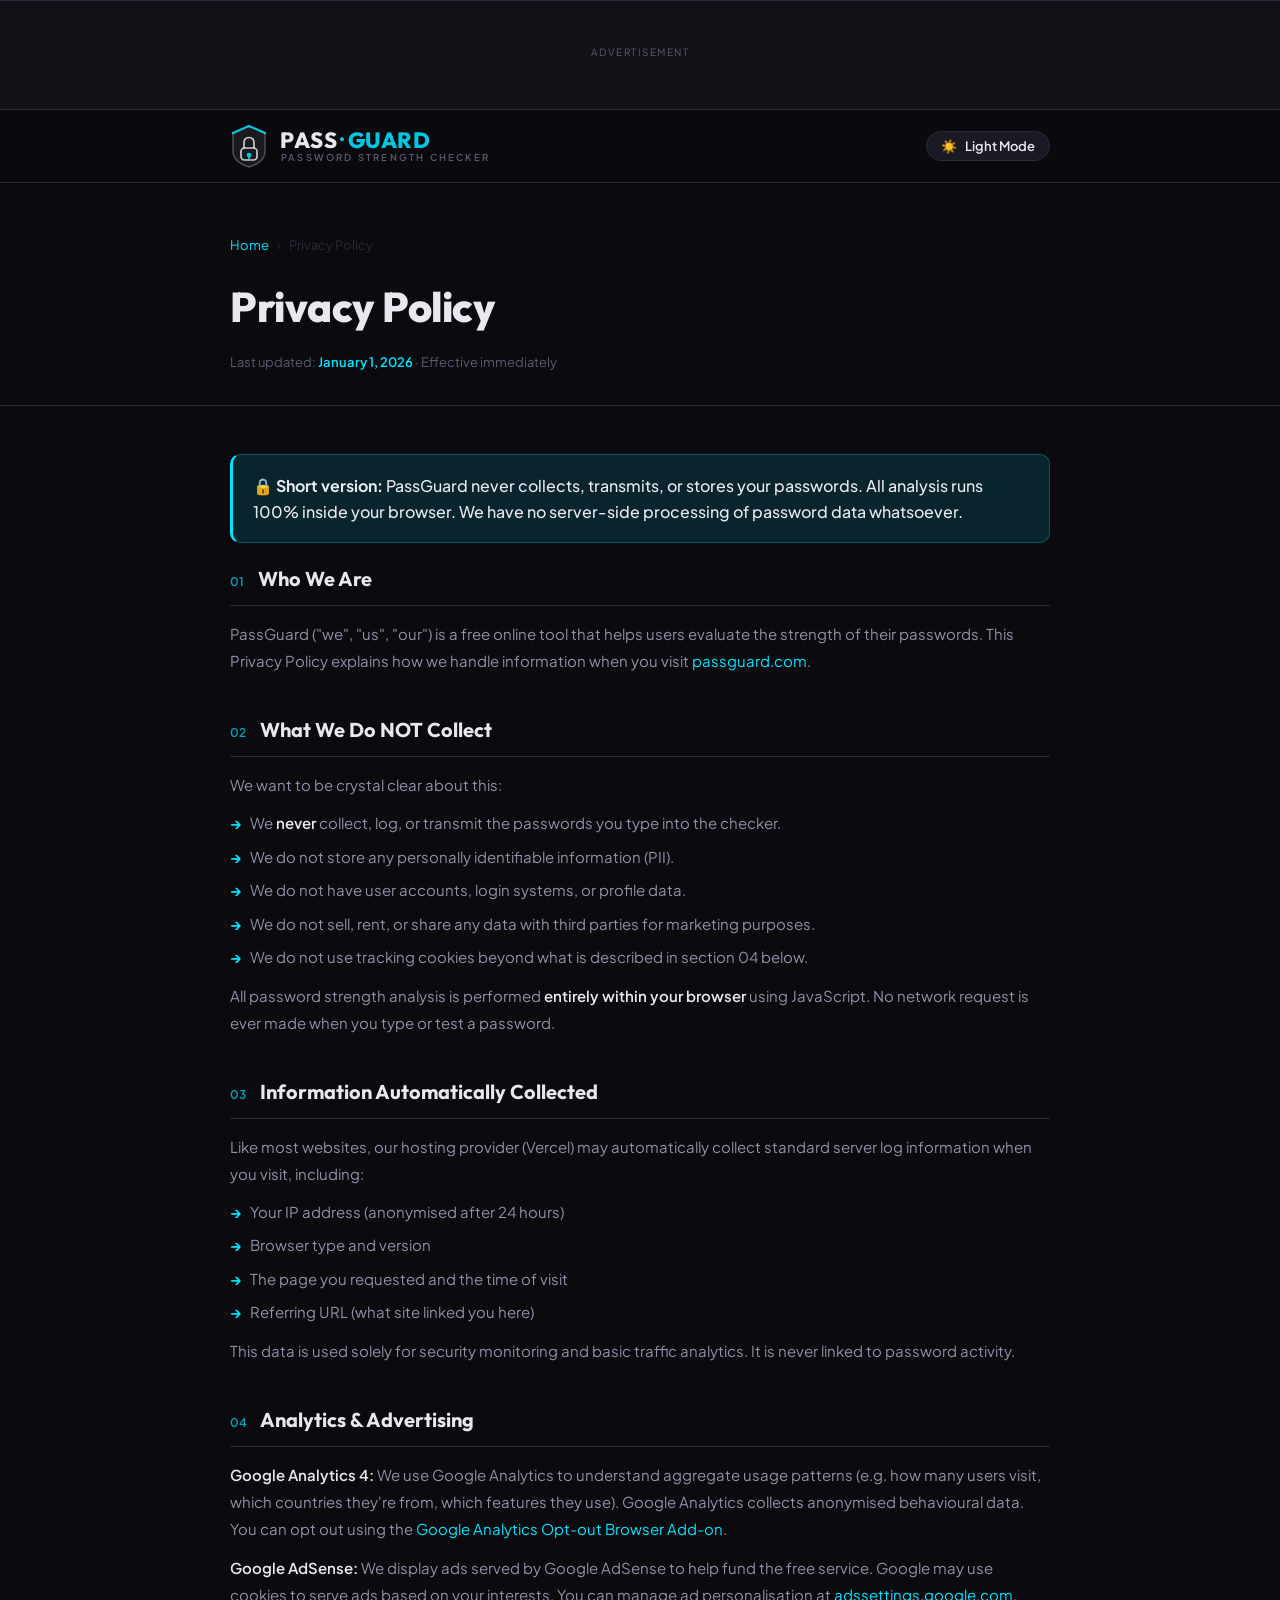
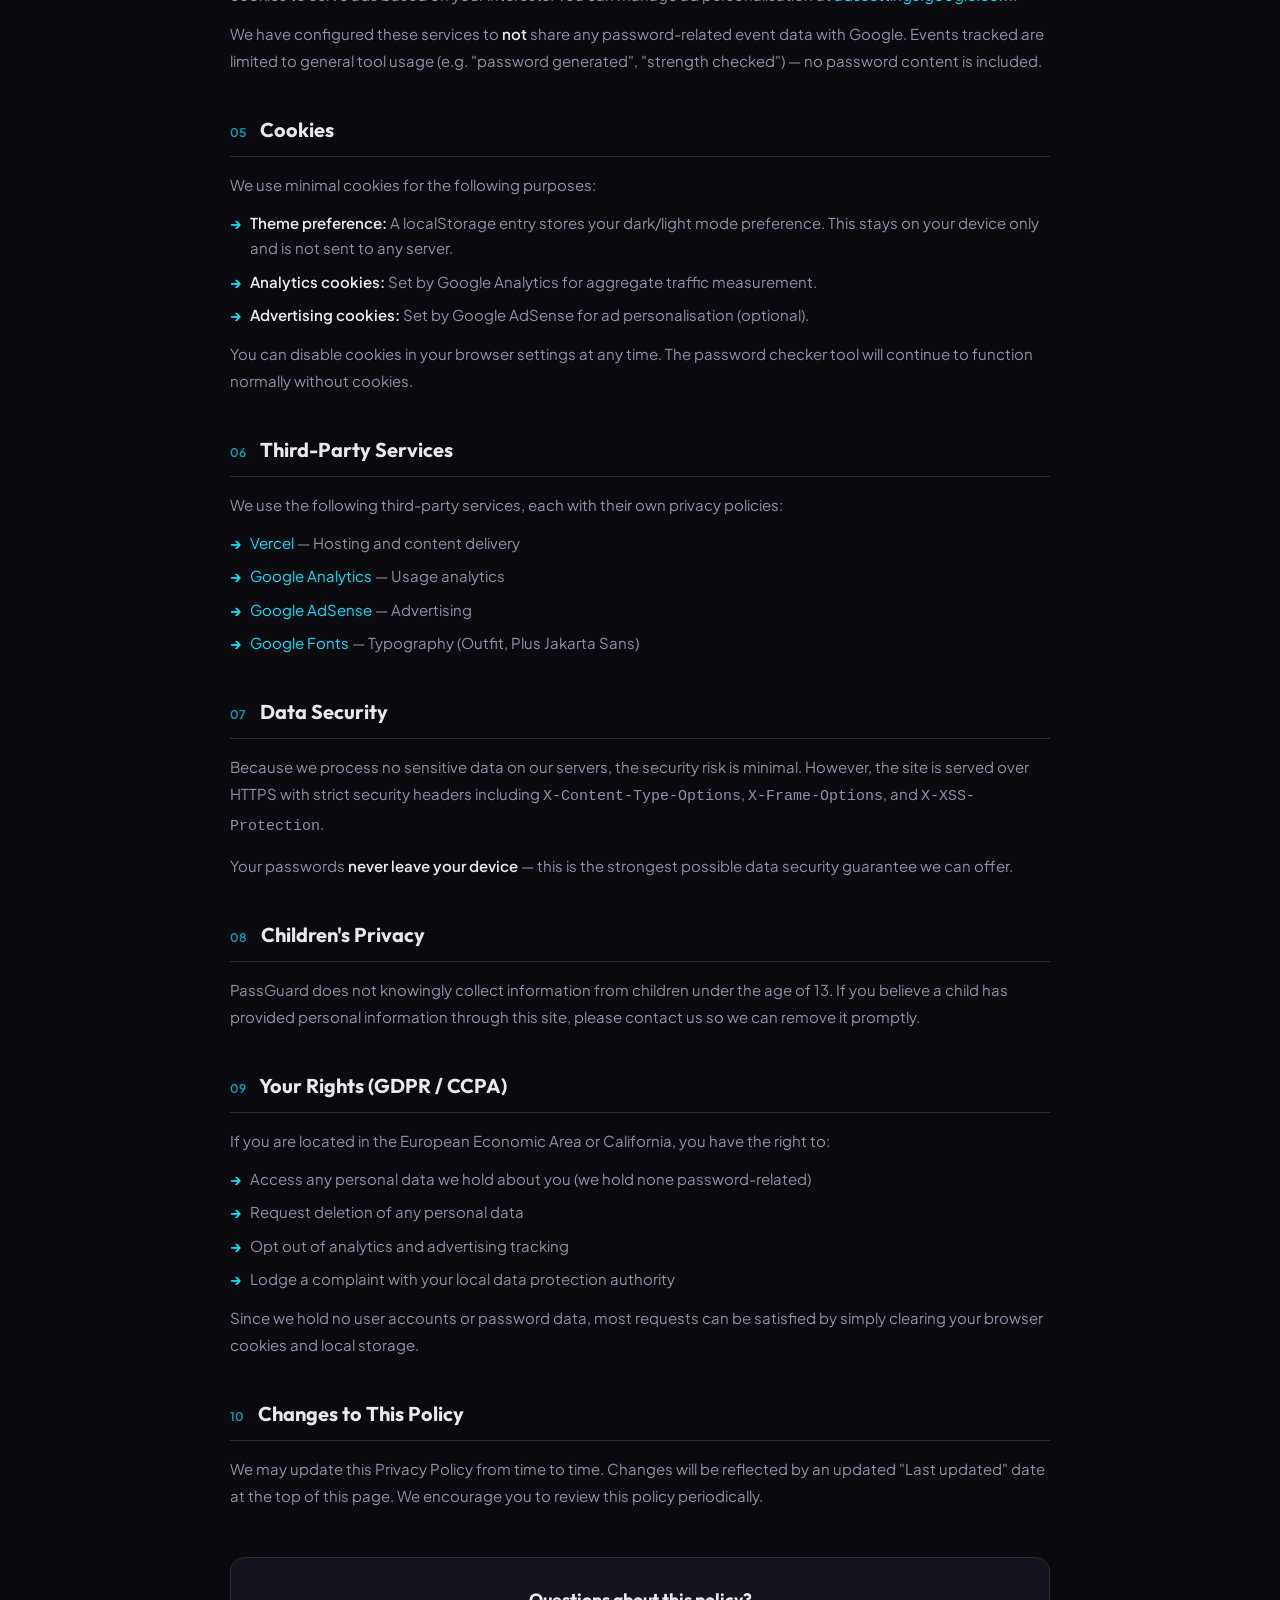
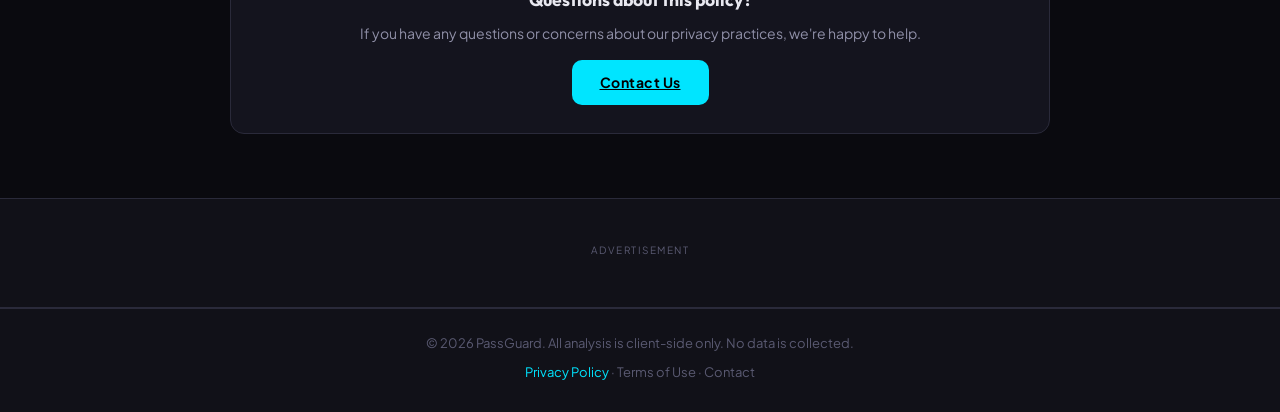
<file: privacy.html>
<!DOCTYPE html>
<html lang="en">
<head>
  <meta charset="UTF-8" />
  <meta name="viewport" content="width=device-width, initial-scale=1.0" />
  <title>Privacy Policy – PassGuard Password Strength Checker</title>
  <meta name="description" content="PassGuard Privacy Policy. Learn how we handle your data — spoiler: we don't collect any. All password analysis runs entirely in your browser." />
  <meta name="robots" content="index, follow" />
  <link rel="canonical" href="https://yoursite.com/privacy.html" />

  <!-- Google Analytics -->
  <script async src="https://www.googletagmanager.com/gtag/js?id=G-XXXXXXXX"></script>
  <script>
    window.dataLayer = window.dataLayer || [];
    function gtag(){dataLayer.push(arguments);}
    gtag('js', new Date());
    gtag('config', 'G-XXXXXXXX');
  </script>

  <!-- Google AdSense -->
  <script async src="https://pagead2.googlesyndication.com/pagead/js/adsbygoogle.js?client=ca-pub-XXXXXXXX" crossorigin="anonymous"></script>

  <link rel="preconnect" href="https://fonts.googleapis.com" />
  <link rel="preconnect" href="https://fonts.gstatic.com" crossorigin />
  <link href="https://fonts.googleapis.com/css2?family=Outfit:wght@400;600;700;800&family=Plus+Jakarta+Sans:wght@400;500;600;700&display=swap" rel="stylesheet" />
  <link rel="icon" type="image/svg+xml" href="favicon.svg" />
  <link rel="stylesheet" href="style.css" />

  <style>
    /* ── Page-specific styles ── */
    .page-hero {
      padding: 52px 0 32px;
      border-bottom: 1px solid var(--card-border);
      margin-bottom: 48px;
    }
    .page-hero .breadcrumb {
      display: flex;
      align-items: center;
      gap: 8px;
      font-size: 13px;
      color: var(--text-3);
      margin-bottom: 18px;
      font-family: var(--font-main);
    }
    .page-hero .breadcrumb a {
      color: var(--accent);
      text-decoration: none;
    }
    .page-hero .breadcrumb a:hover { text-decoration: underline; }
    .page-hero .breadcrumb span { opacity: 0.4; }
    .page-title {
      font-family: var(--font-display);
      font-size: clamp(1.8rem, 4vw, 2.6rem);
      font-weight: 800;
      letter-spacing: -0.5px;
      color: var(--text);
      margin-bottom: 12px;
    }
    .page-meta {
      font-size: 13px;
      color: var(--text-3);
      font-family: var(--font-main);
    }
    .page-meta strong { color: var(--accent); font-weight: 600; }

    .doc-body {
      padding-bottom: 64px;
    }
    .doc-section {
      margin-bottom: 40px;
    }
    .doc-section h2 {
      font-family: var(--font-display);
      font-size: 1.25rem;
      font-weight: 700;
      color: var(--text);
      margin-bottom: 14px;
      padding-bottom: 10px;
      border-bottom: 1px solid var(--card-border);
    }
    .doc-section h2 .section-num {
      color: var(--accent);
      font-family: var(--font-mono);
      font-size: 12px;
      font-weight: 600;
      margin-right: 10px;
      opacity: 0.7;
    }
    .doc-section p {
      font-size: 15px;
      color: var(--text-2);
      line-height: 1.8;
      margin-bottom: 12px;
    }
    .doc-section ul {
      list-style: none;
      display: flex;
      flex-direction: column;
      gap: 8px;
      margin-bottom: 12px;
    }
    .doc-section ul li {
      font-size: 15px;
      color: var(--text-2);
      line-height: 1.7;
      padding-left: 20px;
      position: relative;
    }
    .doc-section ul li::before {
      content: "→";
      position: absolute;
      left: 0;
      color: var(--accent);
      font-weight: 700;
    }
    .doc-section a {
      color: var(--accent);
      text-decoration: none;
    }
    .doc-section a:hover { text-decoration: underline; }
    .doc-section strong { color: var(--text); font-weight: 600; }

    /* Highlight box */
    .highlight-box {
      background: var(--accent-dim);
      border: 1px solid rgba(0, 229, 255, 0.25);
      border-left: 3px solid var(--accent);
      border-radius: 10px;
      padding: 18px 20px;
      margin-bottom: 20px;
    }
    .highlight-box p {
      margin: 0;
      color: var(--text) !important;
      font-weight: 500;
    }

    .contact-cta {
      background: var(--card);
      border: 1px solid var(--card-border);
      border-radius: var(--radius);
      padding: 28px 32px;
      text-align: center;
      margin-top: 48px;
    }
    .contact-cta h3 {
      font-family: var(--font-display);
      font-size: 1.1rem;
      font-weight: 700;
      color: var(--text);
      margin-bottom: 8px;
    }
    .contact-cta p {
      font-size: 14px;
      color: var(--text-2);
      margin-bottom: 16px;
    }
    .contact-cta .btn { display: inline-block; }
  </style>
</head>
<body data-theme="dark">

  <!-- TOP AD -->
  <div class="ad-container ad-top">
    <div class="ad-label">Advertisement</div>
    <ins class="adsbygoogle" style="display:block" data-ad-client="ca-pub-1514402783581748" data-ad-slot="XXXXXXXXXX" data-ad-format="auto" data-full-width-responsive="true"></ins>
    <script>(adsbygoogle = window.adsbygoogle || []).push({});</script>
  </div>

  <!-- HEADER -->
  <header class="site-header">
    <div class="container header-inner">
      <a href="index.html" class="logo" aria-label="PassGuard — go to homepage">
        <svg class="logo-icon-svg" width="38" height="44" viewBox="0 0 38 44" fill="none" xmlns="http://www.w3.org/2000/svg" aria-hidden="true">
          <path d="M3 9 L19 2 L35 9 L35 27 Q35 38 19 43 Q3 38 3 27 Z" fill="currentColor" opacity="0.07"/>
          <path d="M3 9 L19 2 L35 9" stroke="#00c8e0" stroke-width="2.2" stroke-linecap="round" stroke-linejoin="round"/>
          <path d="M3 9 L3 27 Q3 38 19 43 Q35 38 35 27 L35 9" stroke="currentColor" stroke-width="1.4" stroke-linecap="round" opacity="0.3"/>
          <rect x="11" y="24" width="16" height="12" rx="3.5" stroke="currentColor" stroke-width="1.7" stroke-linecap="round" fill="none" opacity="0.85"/>
          <path d="M14 24 L14 19 Q14 13.5 19 13.5 Q24 13.5 24 19 L24 24" stroke="currentColor" stroke-width="1.7" stroke-linecap="round" fill="none" opacity="0.85"/>
          <circle cx="19" cy="31" r="2.3" fill="#00c8e0"/>
          <rect x="18" y="32.5" width="2" height="2.8" rx="1" fill="#00c8e0"/>
        </svg>
        <div class="logo-text-block">
          <div class="logo-wordmark">
            <span class="logo-pass">PASS</span><span class="logo-dot">·</span><span class="logo-guard">GUARD</span>
          </div>
          <div class="logo-tagline">Password Strength Checker</div>
        </div>
      </a>
      <button class="theme-toggle" id="themeToggle" aria-label="Toggle dark/light mode">
        <span class="toggle-icon" id="toggleIcon">☀️</span>
        <span class="toggle-label" id="toggleLabel">Light Mode</span>
      </button>
    </div>
  </header>

  <!-- PAGE HERO -->
  <div class="page-hero">
    <div class="container">
      <div class="breadcrumb">
        <a href="index.html">Home</a>
        <span>›</span>
        <span>Privacy Policy</span>
      </div>
      <h1 class="page-title">Privacy Policy</h1>
      <p class="page-meta">Last updated: <strong>January 1, 2026</strong> · Effective immediately</p>
    </div>
  </div>

  <!-- DOCUMENT BODY -->
  <main class="doc-body">
    <div class="container">

      <div class="highlight-box">
        <p>🔒 <strong>Short version:</strong> PassGuard never collects, transmits, or stores your passwords. All analysis runs 100% inside your browser. We have no server-side processing of password data whatsoever.</p>
      </div>

      <div class="doc-section">
        <h2><span class="section-num">01</span> Who We Are</h2>
        <p>PassGuard ("we", "us", "our") is a free online tool that helps users evaluate the strength of their passwords. This Privacy Policy explains how we handle information when you visit <a href="index.html">passguard.com</a>.</p>
      </div>

      <div class="doc-section">
        <h2><span class="section-num">02</span> What We Do NOT Collect</h2>
        <p>We want to be crystal clear about this:</p>
        <ul>
          <li>We <strong>never</strong> collect, log, or transmit the passwords you type into the checker.</li>
          <li>We do not store any personally identifiable information (PII).</li>
          <li>We do not have user accounts, login systems, or profile data.</li>
          <li>We do not sell, rent, or share any data with third parties for marketing purposes.</li>
          <li>We do not use tracking cookies beyond what is described in section 04 below.</li>
        </ul>
        <p>All password strength analysis is performed <strong>entirely within your browser</strong> using JavaScript. No network request is ever made when you type or test a password.</p>
      </div>

      <div class="doc-section">
        <h2><span class="section-num">03</span> Information Automatically Collected</h2>
        <p>Like most websites, our hosting provider (Vercel) may automatically collect standard server log information when you visit, including:</p>
        <ul>
          <li>Your IP address (anonymised after 24 hours)</li>
          <li>Browser type and version</li>
          <li>The page you requested and the time of visit</li>
          <li>Referring URL (what site linked you here)</li>
        </ul>
        <p>This data is used solely for security monitoring and basic traffic analytics. It is never linked to password activity.</p>
      </div>

      <div class="doc-section">
        <h2><span class="section-num">04</span> Analytics & Advertising</h2>
        <p><strong>Google Analytics 4:</strong> We use Google Analytics to understand aggregate usage patterns (e.g. how many users visit, which countries they're from, which features they use). Google Analytics collects anonymised behavioural data. You can opt out using the <a href="https://tools.google.com/dlpage/gaoptout" target="_blank" rel="noopener">Google Analytics Opt-out Browser Add-on</a>.</p>
        <p><strong>Google AdSense:</strong> We display ads served by Google AdSense to help fund the free service. Google may use cookies to serve ads based on your interests. You can manage ad personalisation at <a href="https://adssettings.google.com" target="_blank" rel="noopener">adssettings.google.com</a>.</p>
        <p>We have configured these services to <strong>not</strong> share any password-related event data with Google. Events tracked are limited to general tool usage (e.g. "password generated", "strength checked") — no password content is included.</p>
      </div>

      <div class="doc-section">
        <h2><span class="section-num">05</span> Cookies</h2>
        <p>We use minimal cookies for the following purposes:</p>
        <ul>
          <li><strong>Theme preference:</strong> A localStorage entry stores your dark/light mode preference. This stays on your device only and is not sent to any server.</li>
          <li><strong>Analytics cookies:</strong> Set by Google Analytics for aggregate traffic measurement.</li>
          <li><strong>Advertising cookies:</strong> Set by Google AdSense for ad personalisation (optional).</li>
        </ul>
        <p>You can disable cookies in your browser settings at any time. The password checker tool will continue to function normally without cookies.</p>
      </div>

      <div class="doc-section">
        <h2><span class="section-num">06</span> Third-Party Services</h2>
        <p>We use the following third-party services, each with their own privacy policies:</p>
        <ul>
          <li><a href="https://vercel.com/legal/privacy-policy" target="_blank" rel="noopener">Vercel</a> — Hosting and content delivery</li>
          <li><a href="https://policies.google.com/privacy" target="_blank" rel="noopener">Google Analytics</a> — Usage analytics</li>
          <li><a href="https://policies.google.com/privacy" target="_blank" rel="noopener">Google AdSense</a> — Advertising</li>
          <li><a href="https://fonts.google.com/about" target="_blank" rel="noopener">Google Fonts</a> — Typography (Outfit, Plus Jakarta Sans)</li>
        </ul>
      </div>

      <div class="doc-section">
        <h2><span class="section-num">07</span> Data Security</h2>
        <p>Because we process no sensitive data on our servers, the security risk is minimal. However, the site is served over HTTPS with strict security headers including <code>X-Content-Type-Options</code>, <code>X-Frame-Options</code>, and <code>X-XSS-Protection</code>.</p>
        <p>Your passwords <strong>never leave your device</strong> — this is the strongest possible data security guarantee we can offer.</p>
      </div>

      <div class="doc-section">
        <h2><span class="section-num">08</span> Children's Privacy</h2>
        <p>PassGuard does not knowingly collect information from children under the age of 13. If you believe a child has provided personal information through this site, please contact us so we can remove it promptly.</p>
      </div>

      <div class="doc-section">
        <h2><span class="section-num">09</span> Your Rights (GDPR / CCPA)</h2>
        <p>If you are located in the European Economic Area or California, you have the right to:</p>
        <ul>
          <li>Access any personal data we hold about you (we hold none password-related)</li>
          <li>Request deletion of any personal data</li>
          <li>Opt out of analytics and advertising tracking</li>
          <li>Lodge a complaint with your local data protection authority</li>
        </ul>
        <p>Since we hold no user accounts or password data, most requests can be satisfied by simply clearing your browser cookies and local storage.</p>
      </div>

      <div class="doc-section">
        <h2><span class="section-num">10</span> Changes to This Policy</h2>
        <p>We may update this Privacy Policy from time to time. Changes will be reflected by an updated "Last updated" date at the top of this page. We encourage you to review this policy periodically.</p>
      </div>

      <div class="contact-cta">
        <h3>Questions about this policy?</h3>
        <p>If you have any questions or concerns about our privacy practices, we're happy to help.</p>
        <a href="contact.html" class="btn btn-primary" style="width: auto; padding: 11px 28px; font-size: 14px;">Contact Us</a>
      </div>

    </div>
  </main>

  <!-- BOTTOM AD -->
  <div class="ad-container ad-bottom">
    <div class="ad-label">Advertisement</div>
    <ins class="adsbygoogle" style="display:block" data-ad-client="ca-pub-1514402783581748" data-ad-slot="XXXXXXXXXX" data-ad-format="auto" data-full-width-responsive="true"></ins>
    <script>(adsbygoogle = window.adsbygoogle || []).push({});</script>
  </div>

  <!-- FOOTER -->
  <footer class="site-footer">
    <div class="container footer-inner">
      <p>© <span id="year"></span> PassGuard. All analysis is client-side only. No data is collected.</p>
      <p class="footer-links">
        <a href="privacy.html" style="color: var(--accent);">Privacy Policy</a> ·
        <a href="terms.html">Terms of Use</a> ·
        <a href="contact.html">Contact</a>
      </p>
    </div>
  </footer>

  <script>
    document.getElementById('year').textContent = new Date().getFullYear();
    // Theme toggle
    const themeToggle = document.getElementById('themeToggle');
    const toggleIcon  = document.getElementById('toggleIcon');
    const toggleLabel = document.getElementById('toggleLabel');
    let currentTheme  = localStorage.getItem('theme') || 'dark';
    applyTheme(currentTheme);
    function applyTheme(theme) {
      document.body.setAttribute('data-theme', theme);
      toggleIcon.textContent  = theme === 'light' ? '🌙' : '☀️';
      toggleLabel.textContent = theme === 'light' ? 'Dark Mode' : 'Light Mode';
      currentTheme = theme;
      localStorage.setItem('theme', theme);
    }
    themeToggle.addEventListener('click', () => applyTheme(currentTheme === 'dark' ? 'light' : 'dark'));
  </script>
</body>
</html>
</file>
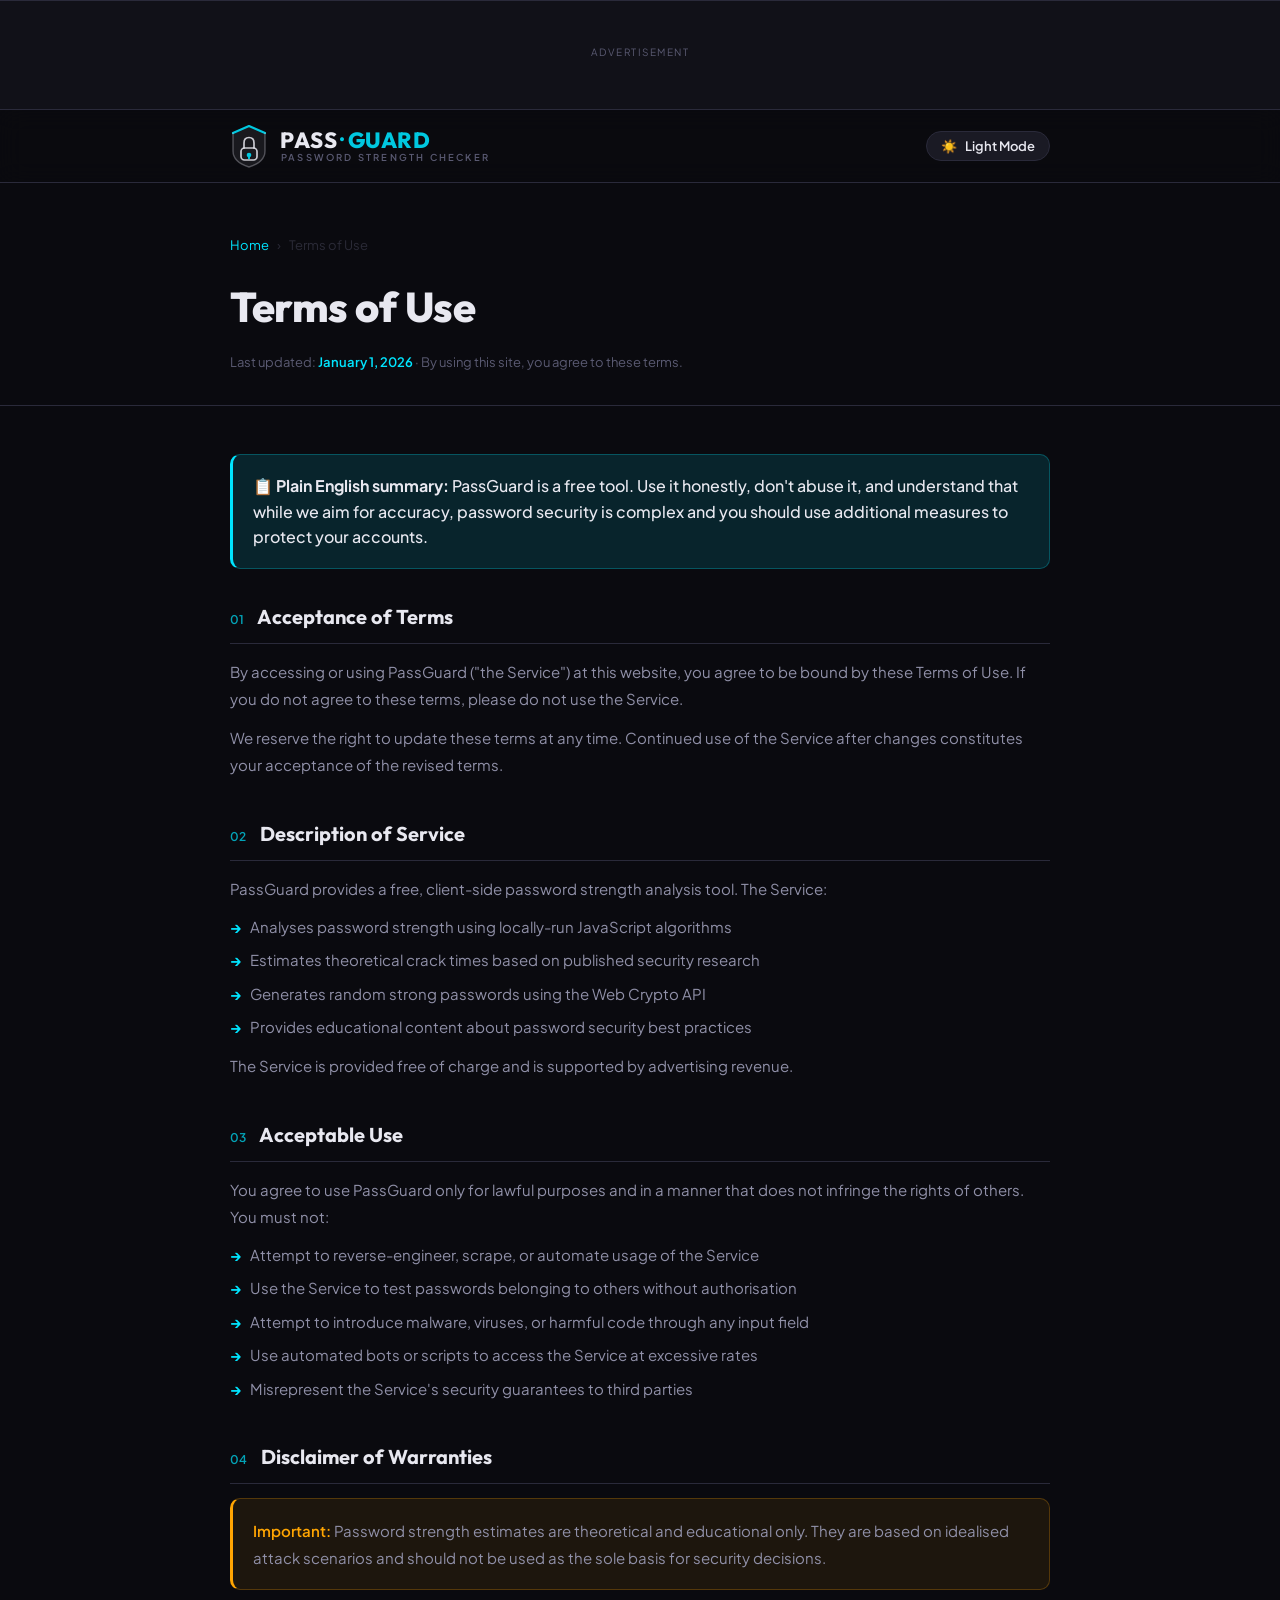
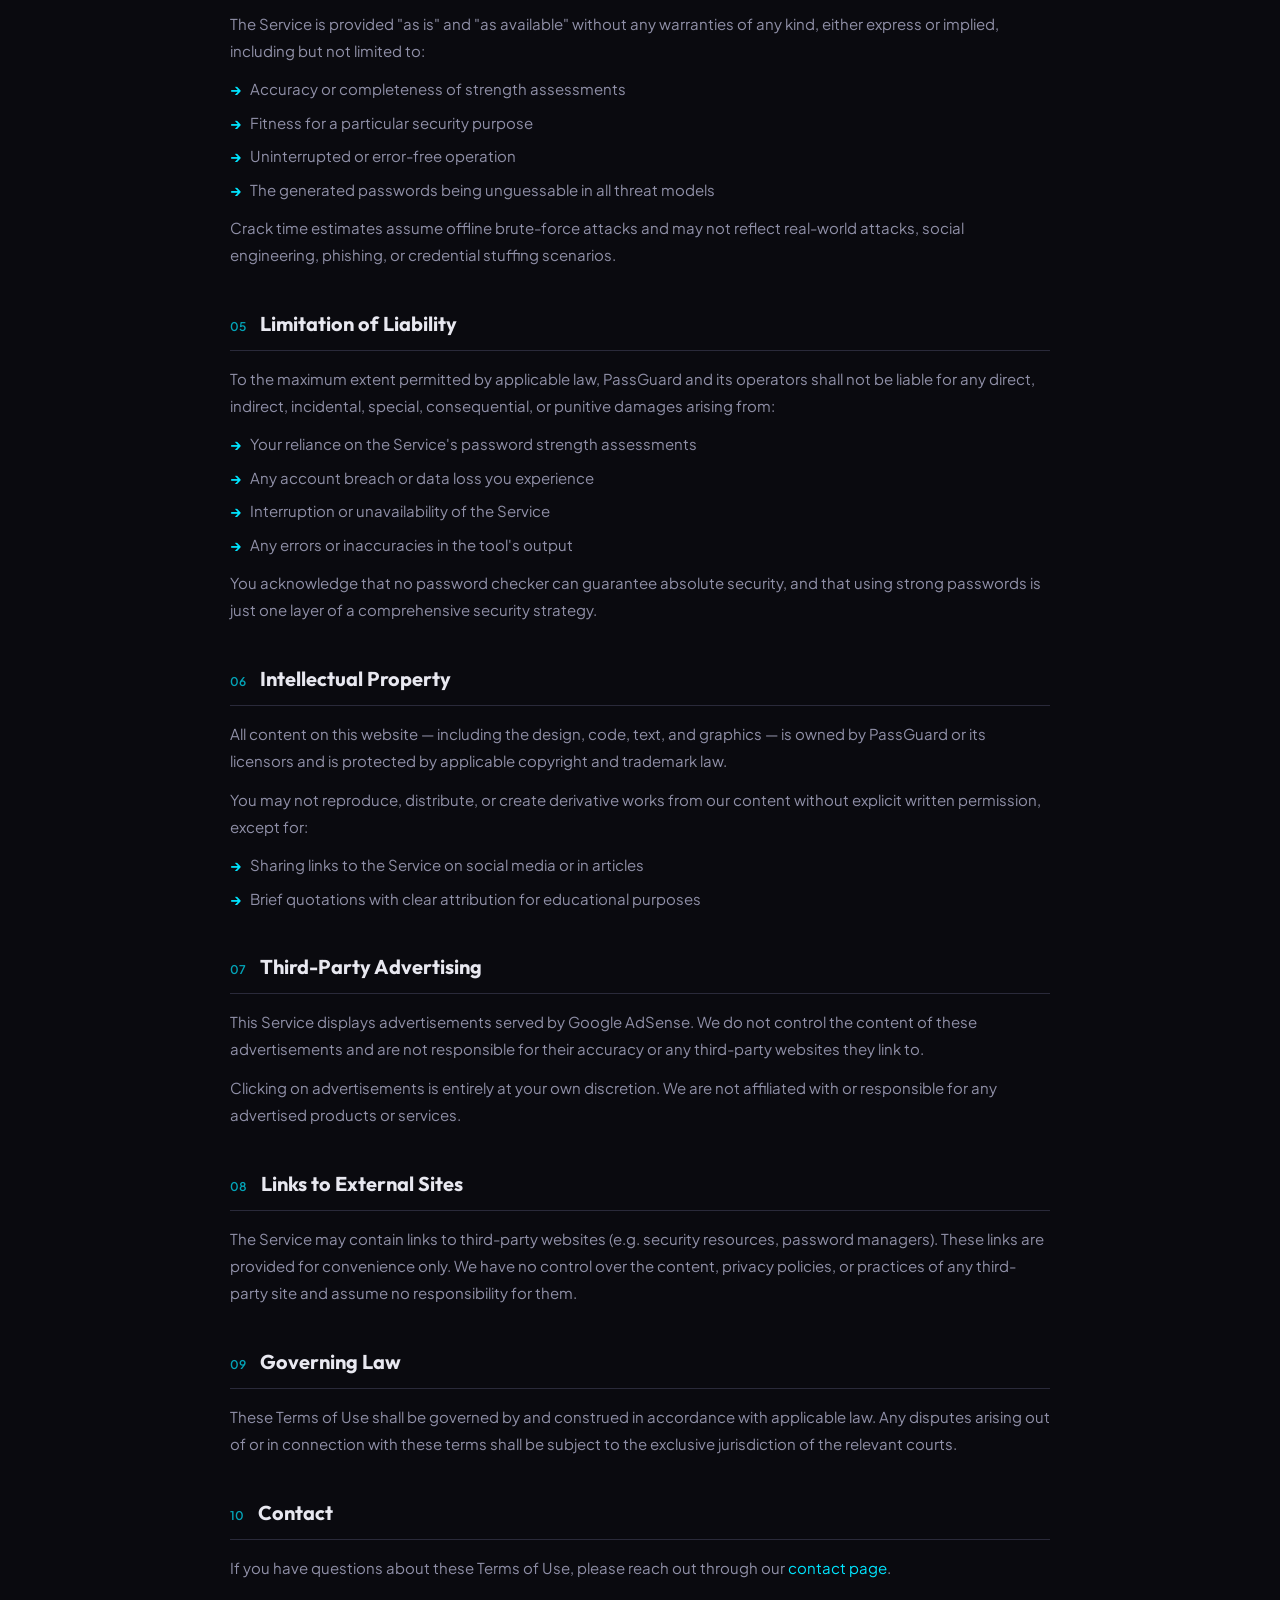
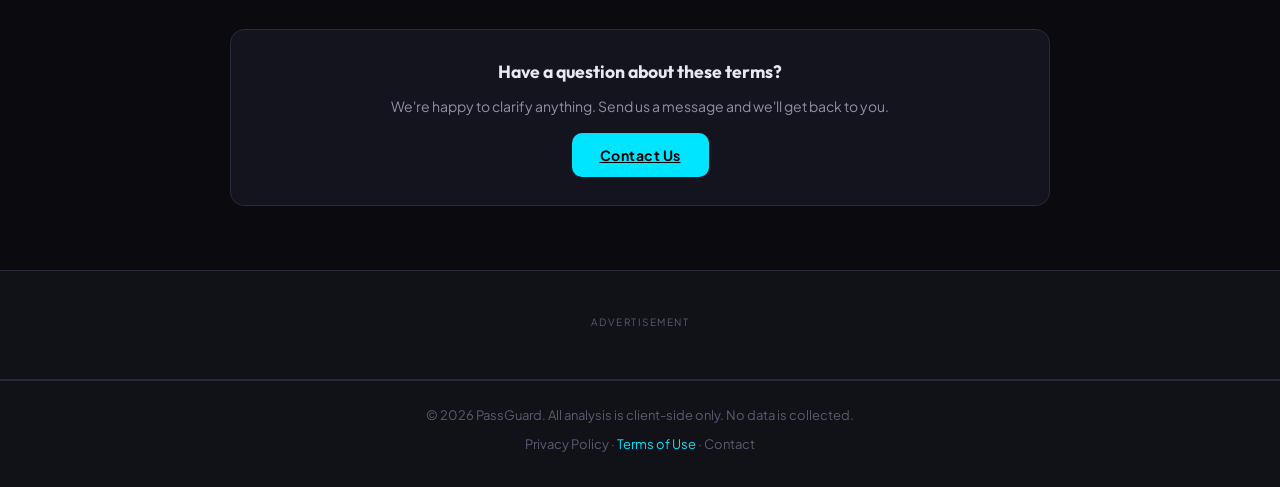
<file: terms.html>
<!DOCTYPE html>
<html lang="en">
<head>
  <meta charset="UTF-8" />
  <meta name="viewport" content="width=device-width, initial-scale=1.0" />
  <title>Terms of Use – PassGuard Password Strength Checker</title>
  <meta name="description" content="PassGuard Terms of Use. Read the conditions for using our free password strength checker tool." />
  <meta name="robots" content="index, follow" />
  <link rel="canonical" href="https://yoursite.com/terms.html" />

  <!-- Google Analytics -->
  <script async src="https://www.googletagmanager.com/gtag/js?id=G-XXXXXXXX"></script>
  <script>
    window.dataLayer = window.dataLayer || [];
    function gtag(){dataLayer.push(arguments);}
    gtag('js', new Date());
    gtag('config', 'G-XXXXXXXX');
  </script>

  <!-- Google AdSense -->
  <script async src="https://pagead2.googlesyndication.com/pagead/js/adsbygoogle.js?client=ca-pub-XXXXXXXX" crossorigin="anonymous"></script>

  <link rel="preconnect" href="https://fonts.googleapis.com" />
  <link rel="preconnect" href="https://fonts.gstatic.com" crossorigin />
  <link href="https://fonts.googleapis.com/css2?family=Outfit:wght@400;600;700;800&family=Plus+Jakarta+Sans:wght@400;500;600;700&display=swap" rel="stylesheet" />
  <link rel="icon" type="image/svg+xml" href="favicon.svg" />
  <link rel="stylesheet" href="style.css" />

  <style>
    .page-hero {
      padding: 52px 0 32px;
      border-bottom: 1px solid var(--card-border);
      margin-bottom: 48px;
    }
    .page-hero .breadcrumb {
      display: flex;
      align-items: center;
      gap: 8px;
      font-size: 13px;
      color: var(--text-3);
      margin-bottom: 18px;
      font-family: var(--font-main);
    }
    .page-hero .breadcrumb a { color: var(--accent); text-decoration: none; }
    .page-hero .breadcrumb a:hover { text-decoration: underline; }
    .page-hero .breadcrumb span { opacity: 0.4; }
    .page-title {
      font-family: var(--font-display);
      font-size: clamp(1.8rem, 4vw, 2.6rem);
      font-weight: 800;
      letter-spacing: -0.5px;
      color: var(--text);
      margin-bottom: 12px;
    }
    .page-meta {
      font-size: 13px;
      color: var(--text-3);
      font-family: var(--font-main);
    }
    .page-meta strong { color: var(--accent); font-weight: 600; }

    .doc-body { padding-bottom: 64px; }
    .doc-section { margin-bottom: 40px; }
    .doc-section h2 {
      font-family: var(--font-display);
      font-size: 1.25rem;
      font-weight: 700;
      color: var(--text);
      margin-bottom: 14px;
      padding-bottom: 10px;
      border-bottom: 1px solid var(--card-border);
    }
    .doc-section h2 .section-num {
      color: var(--accent);
      font-family: var(--font-mono);
      font-size: 12px;
      font-weight: 600;
      margin-right: 10px;
      opacity: 0.7;
    }
    .doc-section p {
      font-size: 15px;
      color: var(--text-2);
      line-height: 1.8;
      margin-bottom: 12px;
    }
    .doc-section ul {
      list-style: none;
      display: flex;
      flex-direction: column;
      gap: 8px;
      margin-bottom: 12px;
    }
    .doc-section ul li {
      font-size: 15px;
      color: var(--text-2);
      line-height: 1.7;
      padding-left: 20px;
      position: relative;
    }
    .doc-section ul li::before {
      content: "→";
      position: absolute;
      left: 0;
      color: var(--accent);
      font-weight: 700;
    }
    .doc-section a { color: var(--accent); text-decoration: none; }
    .doc-section a:hover { text-decoration: underline; }
    .doc-section strong { color: var(--text); font-weight: 600; }

    .highlight-box {
      background: var(--accent-dim);
      border: 1px solid rgba(0, 229, 255, 0.25);
      border-left: 3px solid var(--accent);
      border-radius: 10px;
      padding: 18px 20px;
      margin-bottom: 32px;
    }
    .highlight-box p { margin: 0; color: var(--text) !important; font-weight: 500; }

    .warning-box {
      background: rgba(255, 165, 2, 0.08);
      border: 1px solid rgba(255, 165, 2, 0.25);
      border-left: 3px solid #ffa502;
      border-radius: 10px;
      padding: 18px 20px;
      margin-bottom: 20px;
    }
    .warning-box p { margin: 0; color: var(--text-2) !important; }
    .warning-box p strong { color: #ffa502; }

    .contact-cta {
      background: var(--card);
      border: 1px solid var(--card-border);
      border-radius: var(--radius);
      padding: 28px 32px;
      text-align: center;
      margin-top: 48px;
    }
    .contact-cta h3 { font-family: var(--font-display); font-size: 1.1rem; font-weight: 700; color: var(--text); margin-bottom: 8px; }
    .contact-cta p { font-size: 14px; color: var(--text-2); margin-bottom: 16px; }
  </style>
</head>
<body data-theme="dark">

  <!-- TOP AD -->
  <div class="ad-container ad-top">
    <div class="ad-label">Advertisement</div>
    <ins class="adsbygoogle" style="display:block" data-ad-client="ca-pub-1514402783581748" data-ad-slot="XXXXXXXXXX" data-ad-format="auto" data-full-width-responsive="true"></ins>
    <script>(adsbygoogle = window.adsbygoogle || []).push({});</script>
  </div>

  <!-- HEADER -->
  <header class="site-header">
    <div class="container header-inner">
      <a href="index.html" class="logo" aria-label="PassGuard — go to homepage">
        <svg class="logo-icon-svg" width="38" height="44" viewBox="0 0 38 44" fill="none" xmlns="http://www.w3.org/2000/svg" aria-hidden="true">
          <path d="M3 9 L19 2 L35 9 L35 27 Q35 38 19 43 Q3 38 3 27 Z" fill="currentColor" opacity="0.07"/>
          <path d="M3 9 L19 2 L35 9" stroke="#00c8e0" stroke-width="2.2" stroke-linecap="round" stroke-linejoin="round"/>
          <path d="M3 9 L3 27 Q3 38 19 43 Q35 38 35 27 L35 9" stroke="currentColor" stroke-width="1.4" stroke-linecap="round" opacity="0.3"/>
          <rect x="11" y="24" width="16" height="12" rx="3.5" stroke="currentColor" stroke-width="1.7" stroke-linecap="round" fill="none" opacity="0.85"/>
          <path d="M14 24 L14 19 Q14 13.5 19 13.5 Q24 13.5 24 19 L24 24" stroke="currentColor" stroke-width="1.7" stroke-linecap="round" fill="none" opacity="0.85"/>
          <circle cx="19" cy="31" r="2.3" fill="#00c8e0"/>
          <rect x="18" y="32.5" width="2" height="2.8" rx="1" fill="#00c8e0"/>
        </svg>
        <div class="logo-text-block">
          <div class="logo-wordmark">
            <span class="logo-pass">PASS</span><span class="logo-dot">·</span><span class="logo-guard">GUARD</span>
          </div>
          <div class="logo-tagline">Password Strength Checker</div>
        </div>
      </a>
      <button class="theme-toggle" id="themeToggle" aria-label="Toggle dark/light mode">
        <span class="toggle-icon" id="toggleIcon">☀️</span>
        <span class="toggle-label" id="toggleLabel">Light Mode</span>
      </button>
    </div>
  </header>

  <!-- PAGE HERO -->
  <div class="page-hero">
    <div class="container">
      <div class="breadcrumb">
        <a href="index.html">Home</a>
        <span>›</span>
        <span>Terms of Use</span>
      </div>
      <h1 class="page-title">Terms of Use</h1>
      <p class="page-meta">Last updated: <strong>January 1, 2026</strong> · By using this site, you agree to these terms.</p>
    </div>
  </div>

  <!-- DOCUMENT BODY -->
  <main class="doc-body">
    <div class="container">

      <div class="highlight-box">
        <p>📋 <strong>Plain English summary:</strong> PassGuard is a free tool. Use it honestly, don't abuse it, and understand that while we aim for accuracy, password security is complex and you should use additional measures to protect your accounts.</p>
      </div>

      <div class="doc-section">
        <h2><span class="section-num">01</span> Acceptance of Terms</h2>
        <p>By accessing or using PassGuard ("the Service") at this website, you agree to be bound by these Terms of Use. If you do not agree to these terms, please do not use the Service.</p>
        <p>We reserve the right to update these terms at any time. Continued use of the Service after changes constitutes your acceptance of the revised terms.</p>
      </div>

      <div class="doc-section">
        <h2><span class="section-num">02</span> Description of Service</h2>
        <p>PassGuard provides a free, client-side password strength analysis tool. The Service:</p>
        <ul>
          <li>Analyses password strength using locally-run JavaScript algorithms</li>
          <li>Estimates theoretical crack times based on published security research</li>
          <li>Generates random strong passwords using the Web Crypto API</li>
          <li>Provides educational content about password security best practices</li>
        </ul>
        <p>The Service is provided free of charge and is supported by advertising revenue.</p>
      </div>

      <div class="doc-section">
        <h2><span class="section-num">03</span> Acceptable Use</h2>
        <p>You agree to use PassGuard only for lawful purposes and in a manner that does not infringe the rights of others. You must not:</p>
        <ul>
          <li>Attempt to reverse-engineer, scrape, or automate usage of the Service</li>
          <li>Use the Service to test passwords belonging to others without authorisation</li>
          <li>Attempt to introduce malware, viruses, or harmful code through any input field</li>
          <li>Use automated bots or scripts to access the Service at excessive rates</li>
          <li>Misrepresent the Service's security guarantees to third parties</li>
        </ul>
      </div>

      <div class="doc-section">
        <h2><span class="section-num">04</span> Disclaimer of Warranties</h2>
        <div class="warning-box">
          <p><strong>Important:</strong> Password strength estimates are theoretical and educational only. They are based on idealised attack scenarios and should not be used as the sole basis for security decisions.</p>
        </div>
        <p>The Service is provided "as is" and "as available" without any warranties of any kind, either express or implied, including but not limited to:</p>
        <ul>
          <li>Accuracy or completeness of strength assessments</li>
          <li>Fitness for a particular security purpose</li>
          <li>Uninterrupted or error-free operation</li>
          <li>The generated passwords being unguessable in all threat models</li>
        </ul>
        <p>Crack time estimates assume offline brute-force attacks and may not reflect real-world attacks, social engineering, phishing, or credential stuffing scenarios.</p>
      </div>

      <div class="doc-section">
        <h2><span class="section-num">05</span> Limitation of Liability</h2>
        <p>To the maximum extent permitted by applicable law, PassGuard and its operators shall not be liable for any direct, indirect, incidental, special, consequential, or punitive damages arising from:</p>
        <ul>
          <li>Your reliance on the Service's password strength assessments</li>
          <li>Any account breach or data loss you experience</li>
          <li>Interruption or unavailability of the Service</li>
          <li>Any errors or inaccuracies in the tool's output</li>
        </ul>
        <p>You acknowledge that no password checker can guarantee absolute security, and that using strong passwords is just one layer of a comprehensive security strategy.</p>
      </div>

      <div class="doc-section">
        <h2><span class="section-num">06</span> Intellectual Property</h2>
        <p>All content on this website — including the design, code, text, and graphics — is owned by PassGuard or its licensors and is protected by applicable copyright and trademark law.</p>
        <p>You may not reproduce, distribute, or create derivative works from our content without explicit written permission, except for:</p>
        <ul>
          <li>Sharing links to the Service on social media or in articles</li>
          <li>Brief quotations with clear attribution for educational purposes</li>
        </ul>
      </div>

      <div class="doc-section">
        <h2><span class="section-num">07</span> Third-Party Advertising</h2>
        <p>This Service displays advertisements served by Google AdSense. We do not control the content of these advertisements and are not responsible for their accuracy or any third-party websites they link to.</p>
        <p>Clicking on advertisements is entirely at your own discretion. We are not affiliated with or responsible for any advertised products or services.</p>
      </div>

      <div class="doc-section">
        <h2><span class="section-num">08</span> Links to External Sites</h2>
        <p>The Service may contain links to third-party websites (e.g. security resources, password managers). These links are provided for convenience only. We have no control over the content, privacy policies, or practices of any third-party site and assume no responsibility for them.</p>
      </div>

      <div class="doc-section">
        <h2><span class="section-num">09</span> Governing Law</h2>
        <p>These Terms of Use shall be governed by and construed in accordance with applicable law. Any disputes arising out of or in connection with these terms shall be subject to the exclusive jurisdiction of the relevant courts.</p>
      </div>

      <div class="doc-section">
        <h2><span class="section-num">10</span> Contact</h2>
        <p>If you have questions about these Terms of Use, please reach out through our <a href="contact.html">contact page</a>.</p>
      </div>

      <div class="contact-cta">
        <h3>Have a question about these terms?</h3>
        <p>We're happy to clarify anything. Send us a message and we'll get back to you.</p>
        <a href="contact.html" class="btn btn-primary" style="width: auto; padding: 11px 28px; font-size: 14px; display: inline-block;">Contact Us</a>
      </div>

    </div>
  </main>

  <!-- BOTTOM AD -->
  <div class="ad-container ad-bottom">
    <div class="ad-label">Advertisement</div>
    <ins class="adsbygoogle" style="display:block" data-ad-client="ca-pub-1514402783581748" data-ad-slot="XXXXXXXXXX" data-ad-format="auto" data-full-width-responsive="true"></ins>
    <script>(adsbygoogle = window.adsbygoogle || []).push({});</script>
  </div>

  <!-- FOOTER -->
  <footer class="site-footer">
    <div class="container footer-inner">
      <p>© <span id="year"></span> PassGuard. All analysis is client-side only. No data is collected.</p>
      <p class="footer-links">
        <a href="privacy.html">Privacy Policy</a> ·
        <a href="terms.html" style="color: var(--accent);">Terms of Use</a> ·
        <a href="contact.html">Contact</a>
      </p>
    </div>
  </footer>

  <script>
    document.getElementById('year').textContent = new Date().getFullYear();
    const themeToggle = document.getElementById('themeToggle');
    const toggleIcon  = document.getElementById('toggleIcon');
    const toggleLabel = document.getElementById('toggleLabel');
    let currentTheme  = localStorage.getItem('theme') || 'dark';
    applyTheme(currentTheme);
    function applyTheme(theme) {
      document.body.setAttribute('data-theme', theme);
      toggleIcon.textContent  = theme === 'light' ? '🌙' : '☀️';
      toggleLabel.textContent = theme === 'light' ? 'Dark Mode' : 'Light Mode';
      currentTheme = theme;
      localStorage.setItem('theme', theme);
    }
    themeToggle.addEventListener('click', () => applyTheme(currentTheme === 'dark' ? 'light' : 'dark'));
  </script>
</body>
</html>
</file>
<file: style.css>
/* ═══════════════════════════════════════
   PASSGUARD — CSS
   Theme: Industrial Precision
   Fonts: Outfit (display) + Plus Jakarta Sans (UI)
═══════════════════════════════════════ */

:root {
  --bg: #0a0a0f;
  --bg-2: #111118;
  --bg-3: #1a1a24;
  --card: #14141e;
  --card-border: #2a2a3a;
  --text: #e8e8f0;
  --text-2: #9090a8;
  --text-3: #5a5a72;
  --accent: #00e5ff;
  --accent-dim: rgba(0, 229, 255, 0.12);
  --accent-glow: rgba(0, 229, 255, 0.35);
  --weak: #ff4757;
  --medium: #ffa502;
  --strong: #2ed573;
  --vstrong: #00e5ff;
  --weak-bg: rgba(255, 71, 87, 0.12);
  --medium-bg: rgba(255, 165, 2, 0.12);
  --strong-bg: rgba(46, 213, 115, 0.12);
  --vstrong-bg: rgba(0, 229, 255, 0.12);
  --shadow: 0 4px 32px rgba(0,0,0,0.5);
  --radius: 14px;
  --font-main: 'Plus Jakarta Sans', sans-serif;
  --font-display: 'Outfit', sans-serif;
  --font-mono: 'Plus Jakarta Sans', sans-serif;
  --transition: 0.2s ease;
}

[data-theme="light"] {
  --bg: #f0f0f8;
  --bg-2: #e8e8f4;
  --bg-3: #dcdcec;
  --card: #ffffff;
  --card-border: #d0d0e4;
  --text: #14141e;
  --text-2: #4a4a5e;
  --text-3: #8a8aa0;
  --accent-dim: rgba(0, 100, 200, 0.08);
  --accent: #0055cc;
  --accent-glow: rgba(0, 85, 204, 0.25);
  --shadow: 0 4px 24px rgba(0,0,0,0.1);
}

*, *::before, *::after { box-sizing: border-box; margin: 0; padding: 0; }

html { scroll-behavior: smooth; }

body {
  font-family: var(--font-main);
  background: var(--bg);
  color: var(--text);
  line-height: 1.6;
  min-height: 100vh;
  transition: background 0.3s ease, color 0.3s ease;
}

.container {
  max-width: 860px;
  margin: 0 auto;
  padding: 0 20px;
}

/* ── AD CONTAINERS ─────────────────── */
.ad-container {
  background: var(--bg-2);
  border-top: 1px solid var(--card-border);
  border-bottom: 1px solid var(--card-border);
  text-align: center;
  padding: 10px 20px;
  min-height: 110px;
  display: flex;
  flex-direction: column;
  align-items: center;
  justify-content: center;
  gap: 6px;
}
.ad-label {
  font-size: 10px;
  text-transform: uppercase;
  letter-spacing: 1.5px;
  color: var(--text-3);
  font-family: var(--font-mono);
}
.ad-placeholder {
  background: var(--bg-3);
  border: 1px dashed var(--card-border);
  padding: 18px 40px;
  color: var(--text-3);
  font-family: var(--font-mono);
  font-size: 13px;
  border-radius: 6px;
  width: 100%;
  max-width: 728px;
}
.ad-container ins { width: 100%; max-width: 728px; }
/* Hide real AdSense when placeholder is showing (remove in production) */
.ad-container ins:empty { display: none; }

/* ── HEADER ────────────────────────── */
.site-header {
  position: sticky;
  top: 0;
  z-index: 100;
  background: rgba(10, 10, 15, 0.9);
  backdrop-filter: blur(12px);
  border-bottom: 1px solid var(--card-border);
}
[data-theme="light"] .site-header {
  background: rgba(240, 240, 248, 0.92);
}
.header-inner {
  display: flex;
  align-items: center;
  justify-content: space-between;
  padding: 14px 20px;
}
.logo {
  display: flex;
  align-items: center;
  gap: 12px;
  cursor: default;
  user-select: none;
  color: var(--text);
  text-decoration: none;
}
.logo-icon-svg {
  color: var(--text);
  flex-shrink: 0;
  display: block;
}
.logo-text-block {
  display: flex;
  flex-direction: column;
  gap: 2px;
  line-height: 1;
}
.logo-wordmark {
  display: flex;
  align-items: baseline;
  gap: 0;
  font-family: var(--font-display);
  font-weight: 800;
  font-size: 22px;
  letter-spacing: 0.5px;
  line-height: 1;
}
.logo-pass  { color: var(--text); }
.logo-dot   { color: #00c8e0; margin: 0 3px; font-size: 20px; line-height: 1; position: relative; top: -1px; }
.logo-guard { color: #00c8e0; }
.logo-tagline {
  font-family: var(--font-main);
  font-size: 9.5px;
  font-weight: 600;
  letter-spacing: 2.2px;
  text-transform: uppercase;
  color: var(--text-3);
  padding-left: 1px;
}
.theme-toggle {
  display: flex;
  align-items: center;
  gap: 8px;
  background: var(--bg-3);
  border: 1px solid var(--card-border);
  border-radius: 50px;
  padding: 6px 14px;
  cursor: pointer;
  color: var(--text);
  font-family: var(--font-main);
  font-size: 13px;
  font-weight: 600;
  transition: var(--transition);
}
.theme-toggle:hover { border-color: var(--accent); }

/* ── HERO ──────────────────────────── */
.hero {
  padding: 52px 0 24px;
  text-align: center;
}
.hero-badge {
  display: inline-block;
  background: var(--accent-dim);
  border: 1px solid var(--accent);
  color: var(--accent);
  font-family: var(--font-mono);
  font-size: 11px;
  letter-spacing: 2px;
  text-transform: uppercase;
  padding: 4px 14px;
  border-radius: 50px;
  margin-bottom: 18px;
}
.hero-title {
  font-size: clamp(2rem, 5vw, 3.2rem);
  font-weight: 800;
  line-height: 1.15;
  letter-spacing: -1px;
  margin-bottom: 16px;
  font-family: var(--font-display);
}
.accent { color: var(--accent); }
.hero-subtitle {
  font-size: 1.05rem;
  color: var(--text-2);
  max-width: 560px;
  margin: 0 auto;
}

/* ── MAIN TOOL CARD ────────────────── */
.main-content { padding: 8px 0 48px; }
.tool-card {
  background: var(--card);
  border: 1px solid var(--card-border);
  border-radius: var(--radius);
  padding: 32px;
  box-shadow: var(--shadow);
}

/* ── INPUT ─────────────────────────── */
.input-label {
  display: block;
  font-size: 12px;
  font-weight: 700;
  text-transform: uppercase;
  letter-spacing: 1.5px;
  color: var(--text-2);
  font-family: var(--font-mono);
  margin-bottom: 10px;
}
.input-wrapper {
  position: relative;
  display: flex;
  align-items: center;
}
.password-input {
  width: 100%;
  background: var(--bg-2);
  border: 1.5px solid var(--card-border);
  border-radius: 10px;
  padding: 14px 50px 14px 16px;
  font-family: var(--font-mono);
  font-size: 16px;
  color: var(--text);
  outline: none;
  transition: border-color 0.2s;
}
.password-input:focus { border-color: var(--accent); }
.password-input::placeholder { color: var(--text-3); }
.icon-btn {
  position: absolute;
  right: 14px;
  background: none;
  border: none;
  cursor: pointer;
  color: var(--text-2);
  padding: 4px;
  transition: color 0.2s;
}
.icon-btn:hover { color: var(--accent); }
.char-count {
  font-family: var(--font-mono);
  font-size: 12px;
  color: var(--text-3);
  margin-top: 6px;
  text-align: right;
}

/* ── STRENGTH METER ────────────────── */
.strength-section {
  margin-top: 24px;
  animation: fadeIn 0.3s ease;
}
@keyframes fadeIn { from { opacity: 0; transform: translateY(8px); } to { opacity: 1; transform: translateY(0); } }
.meter-header {
  display: flex;
  align-items: center;
  justify-content: space-between;
  margin-bottom: 10px;
}
.meter-label {
  font-size: 12px;
  font-weight: 700;
  text-transform: uppercase;
  letter-spacing: 1.5px;
  color: var(--text-2);
  font-family: var(--font-mono);
}
.strength-badge {
  font-family: var(--font-mono);
  font-size: 13px;
  font-weight: 700;
  padding: 3px 12px;
  border-radius: 50px;
  letter-spacing: 1px;
  text-transform: uppercase;
  transition: all 0.3s;
}
.badge-weak   { background: var(--weak-bg);   color: var(--weak);   border: 1px solid var(--weak); }
.badge-medium { background: var(--medium-bg); color: var(--medium); border: 1px solid var(--medium); }
.badge-strong { background: var(--strong-bg); color: var(--strong); border: 1px solid var(--strong); }
.badge-vstrong{ background: var(--vstrong-bg);color: var(--vstrong);border: 1px solid var(--vstrong); }

.meter-bar {
  height: 6px;
  background: var(--bg-3);
  border-radius: 10px;
  overflow: hidden;
  margin-bottom: 20px;
}
.meter-fill {
  height: 100%;
  border-radius: 10px;
  width: 0%;
  transition: width 0.5s cubic-bezier(0.4, 0, 0.2, 1), background 0.3s;
}

/* ── STATS GRID ────────────────────── */
.stats-grid {
  display: grid;
  grid-template-columns: repeat(2, 1fr);
  gap: 12px;
  margin-bottom: 20px;
}
.stat-card {
  background: var(--bg-2);
  border: 1px solid var(--card-border);
  border-radius: 10px;
  padding: 14px 16px;
  display: flex;
  align-items: center;
  gap: 12px;
}
.stat-icon { font-size: 20px; flex-shrink: 0; }
.stat-label {
  font-family: var(--font-mono);
  font-size: 10px;
  text-transform: uppercase;
  letter-spacing: 1px;
  color: var(--text-3);
}
.stat-value {
  font-family: var(--font-mono);
  font-size: 14px;
  font-weight: 700;
  color: var(--text);
  margin-top: 2px;
}

/* ── ISSUES & SUGGESTIONS ──────────── */
.section-title {
  font-size: 13px;
  font-weight: 700;
  text-transform: uppercase;
  letter-spacing: 1.5px;
  color: var(--text-2);
  font-family: var(--font-mono);
  margin-bottom: 12px;
}
.issues-section, .suggestions-section { margin-bottom: 20px; }
.issues-list, .suggestions-list { list-style: none; display: flex; flex-direction: column; gap: 8px; }
.issues-list li {
  background: rgba(255, 71, 87, 0.08);
  border: 1px solid rgba(255, 71, 87, 0.25);
  border-radius: 8px;
  padding: 10px 14px;
  font-size: 14px;
  color: var(--text);
  display: flex;
  align-items: center;
  gap: 8px;
}
.issues-list li::before { content: "⚠"; color: var(--weak); font-size: 13px; }
.suggestions-list li {
  background: var(--accent-dim);
  border: 1px solid rgba(0, 229, 255, 0.2);
  border-radius: 8px;
  padding: 10px 14px;
  font-size: 14px;
  color: var(--text);
  display: flex;
  align-items: flex-start;
  gap: 8px;
}
.suggestions-list li::before { content: "→"; color: var(--accent); font-weight: 700; }

/* ── CHECKLIST ─────────────────────── */
.checklist-section { margin-top: 4px; }
.checklist {
  display: grid;
  grid-template-columns: repeat(auto-fill, minmax(200px, 1fr));
  gap: 8px;
}
.check-item {
  font-size: 13px;
  color: var(--text-2);
  font-family: var(--font-mono);
  padding: 8px 12px;
  border-radius: 8px;
  background: var(--bg-2);
  border: 1px solid var(--card-border);
  transition: all 0.2s;
  display: flex;
  align-items: center;
  gap: 8px;
}
.check-item.pass {
  color: var(--strong);
  background: rgba(46, 213, 115, 0.08);
  border-color: rgba(46, 213, 115, 0.3);
}
.check-item.fail {
  color: var(--weak);
  background: var(--weak-bg);
  border-color: rgba(255, 71, 87, 0.3);
}
.check-icon { font-size: 14px; }

/* ── GENERATOR ─────────────────────── */
.generator-section {
  margin-top: 28px;
  padding-top: 28px;
  border-top: 1px solid var(--card-border);
}
.generator-header { margin-bottom: 16px; }
.generator-options { display: flex; flex-direction: column; gap: 14px; margin-bottom: 16px; }
.option-row { display: flex; align-items: center; justify-content: space-between; gap: 16px; }
.option-label {
  font-size: 13px;
  font-family: var(--font-mono);
  color: var(--text-2);
  white-space: nowrap;
}
.slider {
  flex: 1;
  -webkit-appearance: none;
  height: 4px;
  background: var(--bg-3);
  border-radius: 10px;
  outline: none;
}
.slider::-webkit-slider-thumb {
  -webkit-appearance: none;
  width: 18px;
  height: 18px;
  background: var(--accent);
  border-radius: 50%;
  cursor: pointer;
  transition: transform 0.2s;
}
.slider::-webkit-slider-thumb:hover { transform: scale(1.2); }
.option-checkboxes {
  display: flex;
  flex-wrap: wrap;
  gap: 12px;
}
.checkbox-label {
  display: flex;
  align-items: center;
  gap: 6px;
  font-size: 13px;
  font-family: var(--font-mono);
  color: var(--text-2);
  cursor: pointer;
}
.checkbox-label input[type="checkbox"] {
  accent-color: var(--accent);
  width: 15px;
  height: 15px;
}
.generated-output {
  background: var(--bg-2);
  border: 1px solid var(--card-border);
  border-radius: 10px;
  padding: 14px 16px;
  display: flex;
  align-items: center;
  justify-content: space-between;
  gap: 12px;
  margin-bottom: 12px;
  animation: fadeIn 0.2s ease;
  flex-wrap: wrap;
}
.generated-password {
  font-family: var(--font-mono);
  font-size: 14px;
  color: var(--accent);
  word-break: break-all;
  flex: 1;
}
.gen-actions { display: flex; gap: 8px; }

/* ── BUTTONS ───────────────────────── */
.btn {
  font-family: var(--font-main);
  font-weight: 700;
  font-size: 14px;
  padding: 11px 22px;
  border-radius: 10px;
  cursor: pointer;
  border: none;
  transition: all 0.2s;
  white-space: nowrap;
}
.btn-primary {
  background: var(--accent);
  color: #000;
  width: 100%;
  font-size: 15px;
  padding: 13px;
  letter-spacing: 0.5px;
}
.btn-primary:hover { opacity: 0.85; transform: translateY(-1px); }
.btn-ghost {
  background: var(--bg-3);
  color: var(--text);
  border: 1px solid var(--card-border);
  font-size: 13px;
  padding: 8px 14px;
}
.btn-ghost:hover { border-color: var(--accent); color: var(--accent); }

/* ── TOAST ─────────────────────────── */
.toast {
  position: fixed;
  bottom: 24px;
  right: 24px;
  background: var(--strong);
  color: #000;
  font-family: var(--font-mono);
  font-size: 14px;
  font-weight: 700;
  padding: 12px 20px;
  border-radius: 10px;
  opacity: 0;
  transform: translateY(10px);
  transition: all 0.3s;
  pointer-events: none;
  z-index: 1000;
}
.toast.show { opacity: 1; transform: translateY(0); }

/* ── SEO CONTENT ───────────────────── */
.seo-content { padding: 48px 0 64px; }
.content-card {
  background: var(--card);
  border: 1px solid var(--card-border);
  border-radius: var(--radius);
  padding: 36px;
  margin-bottom: 24px;
}
.content-card h2 {
  font-size: 1.6rem;
  font-weight: 800;
  letter-spacing: -0.3px;
  margin-bottom: 16px;
  color: var(--text);
  font-family: var(--font-display);
}
.content-card p {
  color: var(--text-2);
  margin-bottom: 14px;
  font-size: 15px;
  line-height: 1.75;
}
.content-card strong { color: var(--text); }

/* Table */
.strength-table { overflow-x: auto; margin-top: 20px; }
table { width: 100%; border-collapse: collapse; font-size: 14px; }
th { background: var(--bg-3); padding: 10px 14px; text-align: left; font-family: var(--font-mono); font-size: 11px; text-transform: uppercase; letter-spacing: 1px; color: var(--text-2); border: 1px solid var(--card-border); }
td { padding: 10px 14px; border: 1px solid var(--card-border); color: var(--text-2); }
tr:nth-child(even) td { background: var(--bg-2); }
.badge { font-family: var(--font-mono); font-size: 12px; padding: 2px 10px; border-radius: 4px; font-weight: 700; }
.badge.weak   { background: var(--weak-bg);   color: var(--weak); }
.badge.medium { background: var(--medium-bg); color: var(--medium); }
.badge.strong { background: var(--strong-bg); color: var(--strong); }
.badge.vstrong{ background: var(--vstrong-bg);color: var(--vstrong); }

/* Attack grid */
.attack-grid {
  display: grid;
  grid-template-columns: repeat(auto-fill, minmax(240px, 1fr));
  gap: 16px;
  margin-top: 16px;
}
.attack-card {
  background: var(--bg-2);
  border: 1px solid var(--card-border);
  border-radius: 10px;
  padding: 20px;
}
.attack-icon { font-size: 26px; margin-bottom: 10px; }
.attack-card h3 { font-size: 15px; font-weight: 700; margin-bottom: 8px; color: var(--text); }
.attack-card p { font-size: 13px; color: var(--text-2); margin: 0; }

/* Tips */
.tips-list { display: flex; flex-direction: column; gap: 16px; margin-top: 8px; }
.tip-item { display: flex; gap: 20px; align-items: flex-start; }
.tip-num {
  font-family: var(--font-mono);
  font-size: 24px;
  font-weight: 700;
  color: var(--accent);
  opacity: 0.4;
  flex-shrink: 0;
  min-width: 34px;
  line-height: 1.3;
}
.tip-body h3 { font-size: 15px; font-weight: 700; margin-bottom: 4px; color: var(--text); }
.tip-body p { font-size: 14px; color: var(--text-2); margin: 0; }
.tip-body code {
  font-family: var(--font-mono);
  font-size: 13px;
  background: var(--accent-dim);
  color: var(--accent);
  padding: 1px 6px;
  border-radius: 4px;
}

/* FAQ */
.faq-list { display: flex; flex-direction: column; gap: 12px; margin-top: 4px; }
.faq-item {
  background: var(--bg-2);
  border: 1px solid var(--card-border);
  border-radius: 10px;
  padding: 18px 20px;
}
.faq-item h3 { font-size: 15px; font-weight: 700; margin-bottom: 8px; color: var(--text); }
.faq-item p { font-size: 14px; color: var(--text-2); margin: 0; }

/* ad-inline */
.ad-inline { margin: 24px 0; border-radius: var(--radius); overflow: hidden; }

/* ── FOOTER ────────────────────────── */
.site-footer {
  background: var(--bg-2);
  border-top: 1px solid var(--card-border);
  padding: 24px 0;
}
.footer-inner { text-align: center; }
.footer-inner p { font-size: 13px; color: var(--text-3); margin-bottom: 8px; }
.footer-links a { color: var(--text-3); text-decoration: none; }
.footer-links a:hover { color: var(--accent); }

/* ── RESPONSIVE ────────────────────── */
@media (max-width: 600px) {
  .tool-card { padding: 20px 16px; }
  .stats-grid { grid-template-columns: 1fr 1fr; }
  .hero-title { font-size: 2rem; }
  .content-card { padding: 24px 18px; }
  .attack-grid { grid-template-columns: 1fr; }
  .checklist { grid-template-columns: 1fr; }
  .option-row { flex-direction: column; align-items: flex-start; }
  .slider { width: 100%; }
  .generated-output { flex-direction: column; }
  .tip-num { font-size: 18px; min-width: 28px; }
}
</file>
